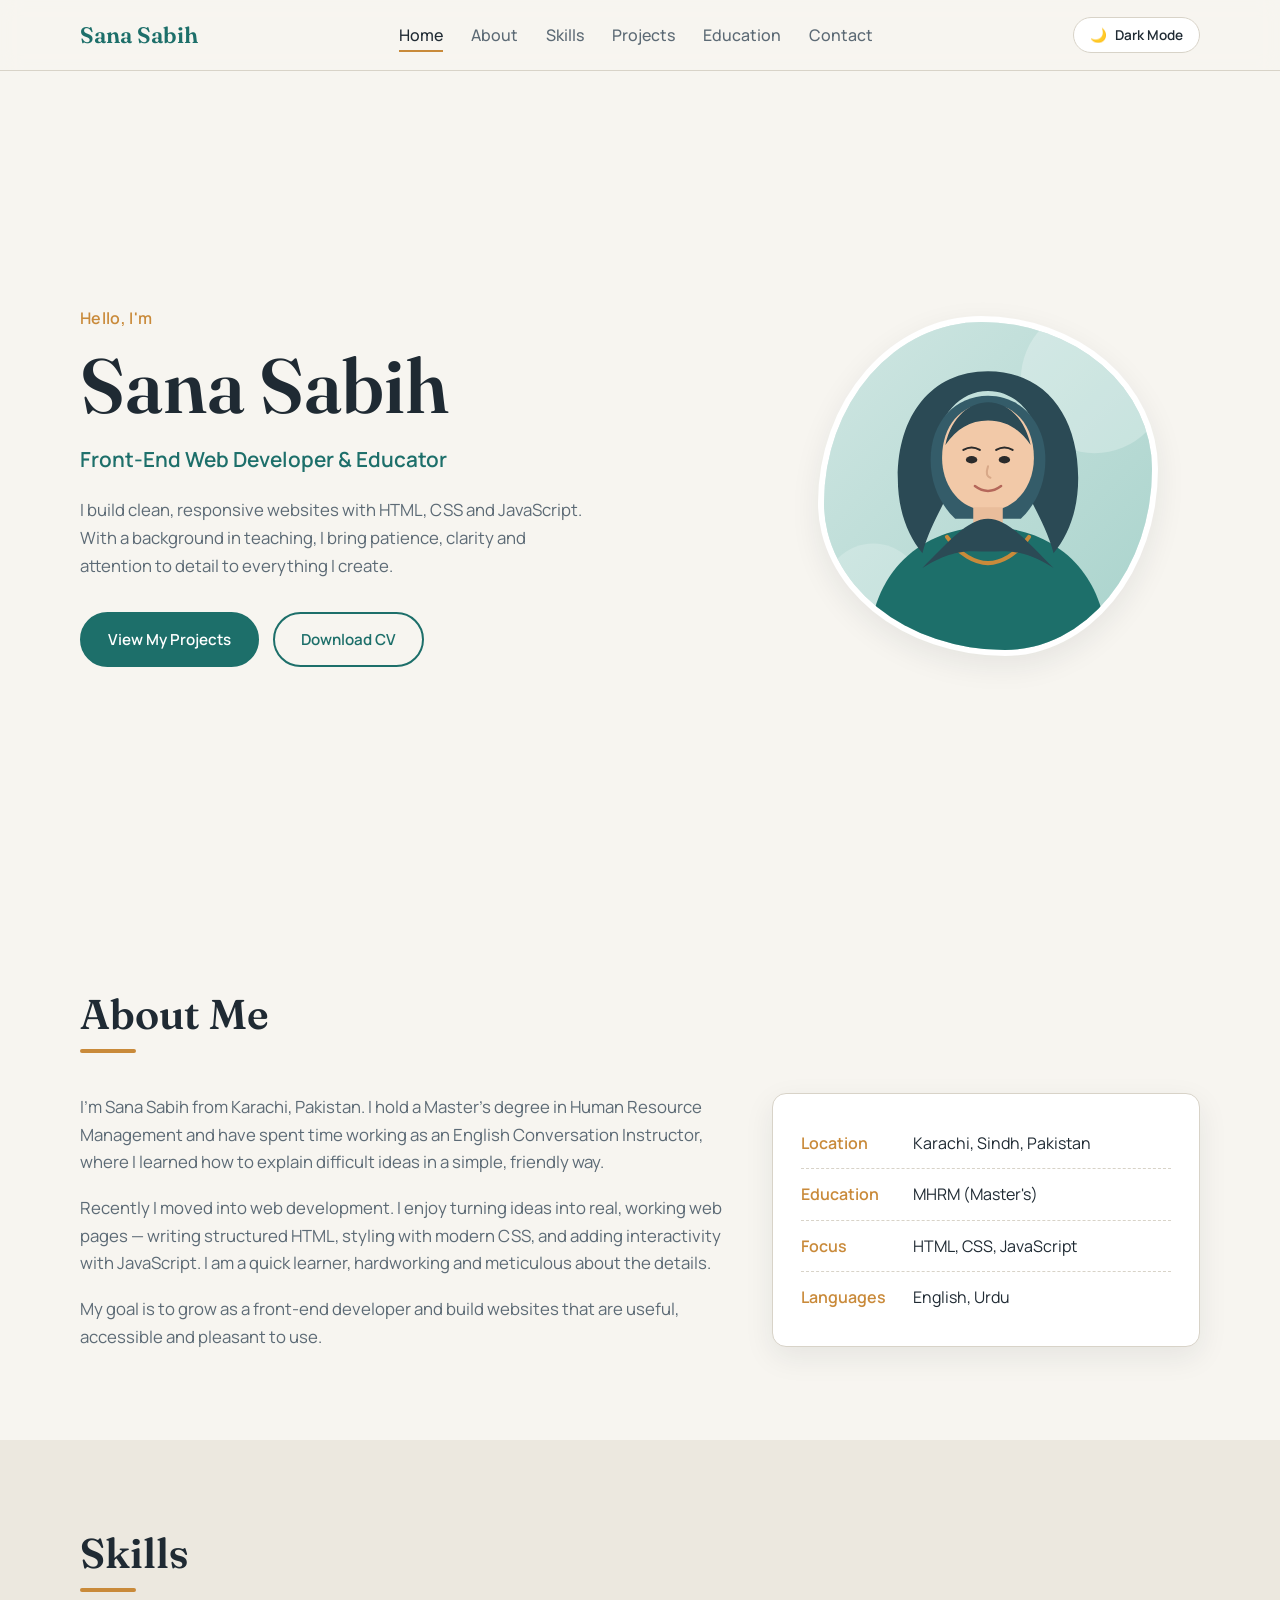
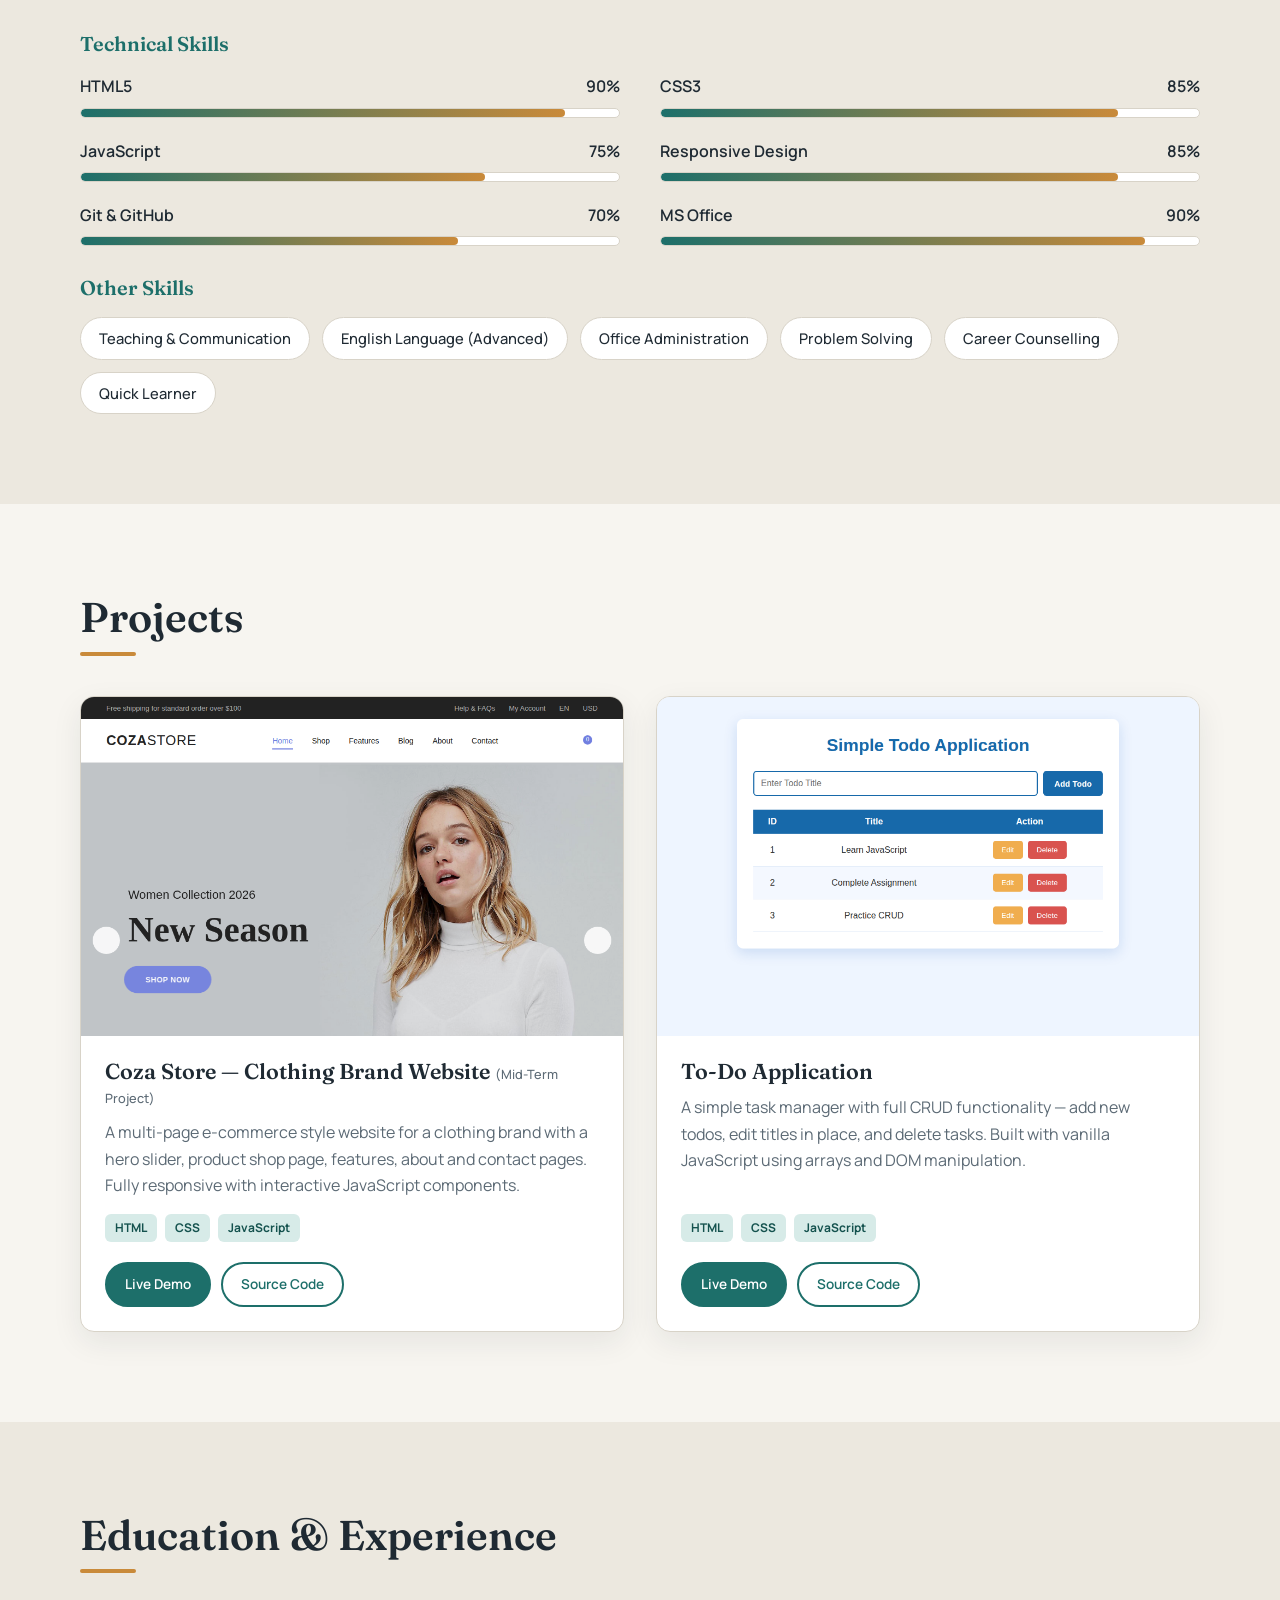
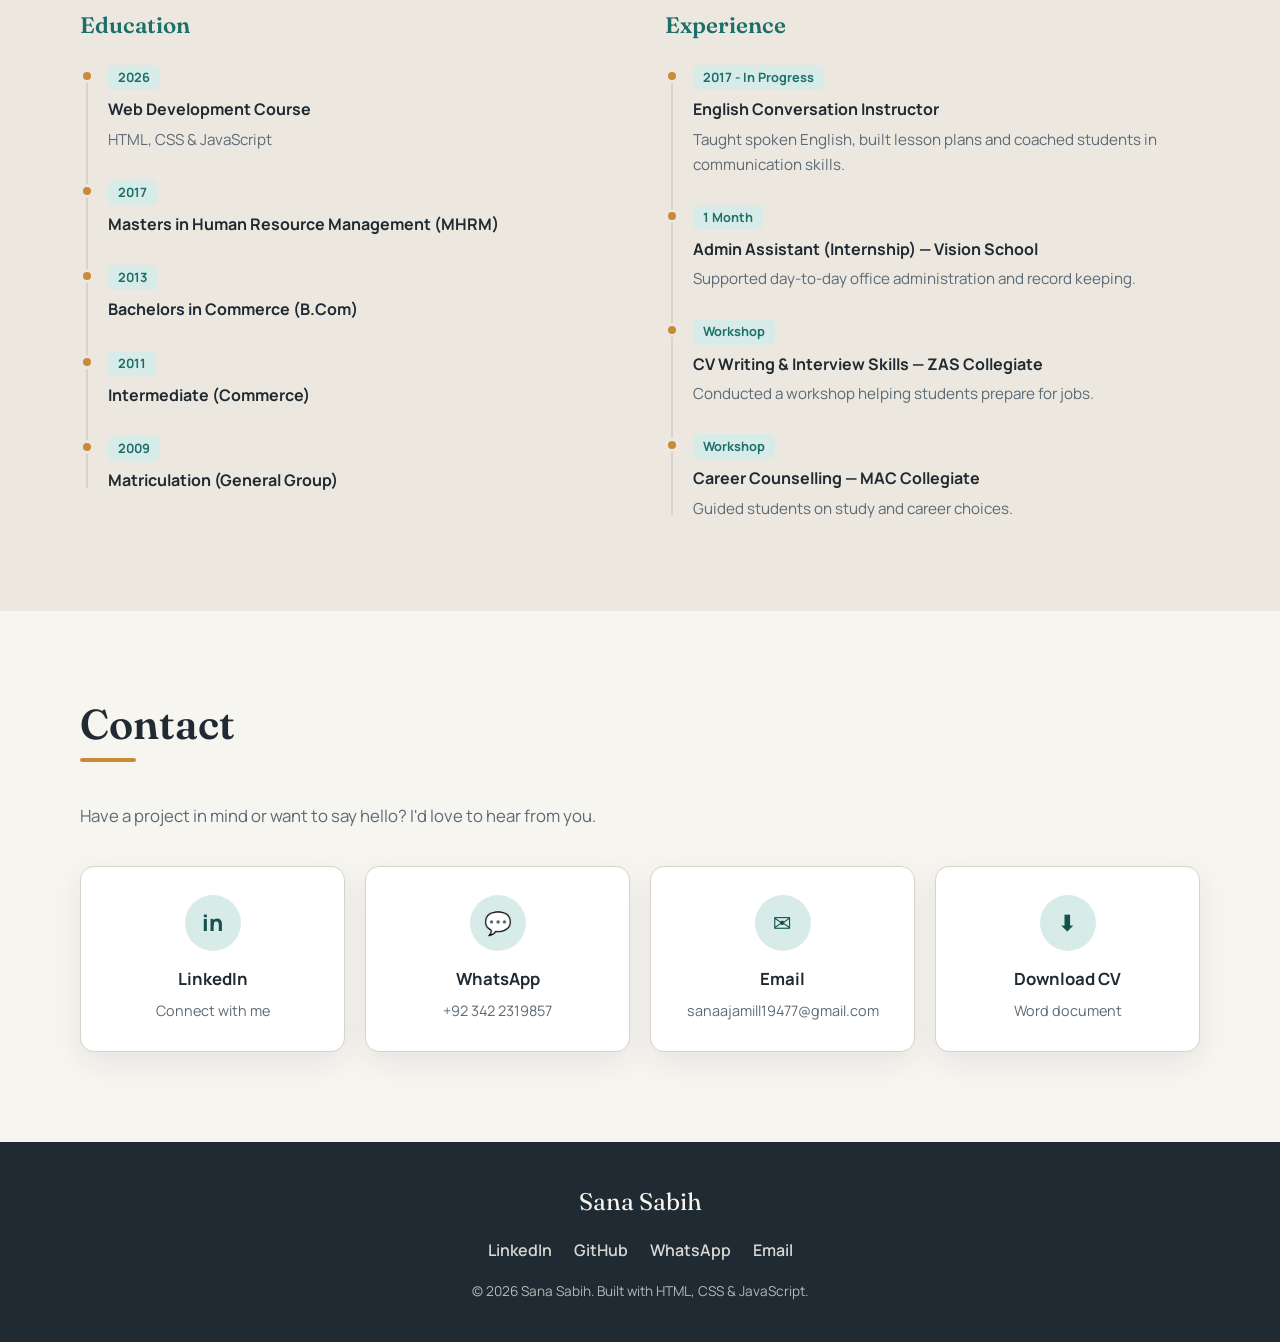
<file: index.html>
<!DOCTYPE html>
<html lang="en">
<head>
  <meta charset="UTF-8">
  <meta name="viewport" content="width=device-width, initial-scale=1.0">
  <title>Sana Sabih — Portfolio</title>
  <meta name="description" content="Personal portfolio of Sana Sabih — educator turned front-end web developer. HTML, CSS and JavaScript projects.">
  <link rel="preconnect" href="https://fonts.googleapis.com">
  <link href="https://fonts.googleapis.com/css2?family=Fraunces:opsz,wght@9..144,500;9..144,600&family=Manrope:wght@400;500;600;700&display=swap" rel="stylesheet">
  <link rel="stylesheet" href="style.css">
</head>
<body>

  <!-- ===================== HEADER / NAVBAR ===================== -->
  <header class="site-header">
    <nav class="nav container">
      <a href="#home" class="brand">Sana Sabih</a>

      <ul class="nav-links" id="navLinks">
        <li><a href="#home">Home</a></li>
        <li><a href="#about">About</a></li>
        <li><a href="#skills">Skills</a></li>
        <li><a href="#projects">Projects</a></li>
        <li><a href="#education">Education</a></li>
        <li><a href="#contact">Contact</a></li>
      </ul>

      <div class="nav-actions">
        <button class="theme-toggle" id="themeToggle" aria-label="Toggle dark or light mode">
          <span class="theme-icon" aria-hidden="true">🌙</span>
          <span class="theme-label">Dark Mode</span>
        </button>
        <button class="menu-btn" id="menuBtn" aria-label="Open menu" aria-expanded="false">
          <span></span><span></span><span></span>
        </button>
      </div>
    </nav>
  </header>

  <main>

    <!-- ===================== HOME ===================== -->
    <section id="home" class="hero">
      <div class="container hero-grid">
        <div class="hero-text">
          <p class="hero-greeting">Hello, I'm</p>
          <h1 class="hero-name">Sana Sabih</h1>
          <p class="hero-role">Front-End Web Developer &amp; Educator</p>
          <p class="hero-intro">
            I build clean, responsive websites with HTML, CSS and JavaScript.
            With a background in teaching, I bring patience, clarity and
            attention to detail to everything I create.
          </p>
          <div class="hero-buttons">
            <a href="#projects" class="btn btn-primary">View My Projects</a>
            <a href="cv/Sana_Sabih_CV.docx" download class="btn btn-outline">Download CV</a>
          </div>
        </div>

        <div class="hero-photo">
          <!-- Replace images/profile.jpg with your own photo -->
          <img src="images/profile.svg" alt="Sana Sabih" id="profilePhoto">
        </div>
      </div>
    </section>

    <!-- ===================== ABOUT ===================== -->
    <section id="about" class="section">
      <div class="container">
        <h2 class="section-title">About Me</h2>
        <div class="about-grid">
          <div class="about-text">
            <p>
              I'm Sana Sabih from Karachi, Pakistan. I hold a Master's degree in
              Human Resource Management and have spent time working as an English
              Conversation Instructor, where I learned how to explain difficult
              ideas in a simple, friendly way.
            </p>
            <p>
              Recently I moved into web development. I enjoy turning ideas into
              real, working web pages — writing structured HTML, styling with
              modern CSS, and adding interactivity with JavaScript. I am a quick
              learner, hardworking and meticulous about the details.
            </p>
            <p>
              My goal is to grow as a front-end developer and build websites
              that are useful, accessible and pleasant to use.
            </p>
          </div>
          <ul class="about-facts">
            <li><span>Location</span> Karachi, Sindh, Pakistan</li>
            <li><span>Education</span> MHRM (Master's)</li>
            <li><span>Focus</span> HTML, CSS, JavaScript</li>
            <li><span>Languages</span> English, Urdu</li>
          </ul>
        </div>
      </div>
    </section>

    <!-- ===================== SKILLS ===================== -->
    <section id="skills" class="section section-alt">
      <div class="container">
        <h2 class="section-title">Skills</h2>

        <h3 class="skills-group-title">Technical Skills</h3>
        <div class="skills-grid">
          <div class="skill">
            <div class="skill-head"><span>HTML5</span><span>90%</span></div>
            <div class="bar"><div class="bar-fill" style="--w: 90%"></div></div>
          </div>
          <div class="skill">
            <div class="skill-head"><span>CSS3</span><span>85%</span></div>
            <div class="bar"><div class="bar-fill" style="--w: 85%"></div></div>
          </div>
          <div class="skill">
            <div class="skill-head"><span>JavaScript</span><span>75%</span></div>
            <div class="bar"><div class="bar-fill" style="--w: 75%"></div></div>
          </div>
          <div class="skill">
            <div class="skill-head"><span>Responsive Design</span><span>85%</span></div>
            <div class="bar"><div class="bar-fill" style="--w: 85%"></div></div>
          </div>
          <div class="skill">
            <div class="skill-head"><span>Git &amp; GitHub</span><span>70%</span></div>
            <div class="bar"><div class="bar-fill" style="--w: 70%"></div></div>
          </div>
          <div class="skill">
            <div class="skill-head"><span>MS Office</span><span>90%</span></div>
            <div class="bar"><div class="bar-fill" style="--w: 90%"></div></div>
          </div>
        </div>

        <h3 class="skills-group-title">Other Skills</h3>
        <ul class="tags">
          <li>Teaching &amp; Communication</li>
          <li>English Language (Advanced)</li>
          <li>Office Administration</li>
          <li>Problem Solving</li>
          <li>Career Counselling</li>
          <li>Quick Learner</li>
        </ul>
      </div>
    </section>

    <!-- ===================== PROJECTS ===================== -->
    <section id="projects" class="section">
      <div class="container">
        <h2 class="section-title">Projects</h2>
        <div class="projects-grid">

          <!-- Mid-Term Exam Project -->
          <article class="project-card">
            <div class="project-img">
              <img src="images/midterm.png" alt="Coza Store clothing brand website screenshot">
            </div>
            <div class="project-body">
              <h3>Coza Store — Clothing Brand Website <small>(Mid-Term Project)</small></h3>
              <p>
                A multi-page e-commerce style website for a clothing brand with
                a hero slider, product shop page, features, about and contact
                pages. Fully responsive with interactive JavaScript components.
              </p>
              <ul class="project-tech">
                <li>HTML</li><li>CSS</li><li>JavaScript</li>
              </ul>
              <div class="project-links">
                <a href="projects/clothing-brand/index.html" class="btn btn-primary btn-sm" target="_blank" rel="noopener">Live Demo</a>
                <a href="#" class="btn btn-outline btn-sm" target="_blank" rel="noopener">Source Code</a>
              </div>
            </div>
          </article>

          <!-- To-Do Application -->
          <article class="project-card">
            <div class="project-img">
              <img src="images/todo-app.png" alt="To-Do Application screenshot">
            </div>
            <div class="project-body">
              <h3>To-Do Application</h3>
              <p>
                A simple task manager with full CRUD functionality — add new
                todos, edit titles in place, and delete tasks. Built with
                vanilla JavaScript using arrays and DOM manipulation.
              </p>
              <ul class="project-tech">
                <li>HTML</li><li>CSS</li><li>JavaScript</li>
              </ul>
              <div class="project-links">
                <a href="projects/todo-app/index.html" class="btn btn-primary btn-sm" target="_blank" rel="noopener">Live Demo</a>
                <a href="#" class="btn btn-outline btn-sm" target="_blank" rel="noopener">Source Code</a>
              </div>
            </div>
          </article>

        </div>
      </div>
    </section>

    <!-- ===================== EDUCATION / EXPERIENCE ===================== -->
    <section id="education" class="section section-alt">
      <div class="container">
        <h2 class="section-title">Education &amp; Experience</h2>

        <div class="timeline-grid">
          <div>
            <h3 class="timeline-heading">Education</h3>
            <ol class="timeline">
              <li>
                <time>2026</time>
                <strong>Web Development Course</strong>
                <span>HTML, CSS &amp; JavaScript</span>
              </li>
              <li>
                <time>2017</time>
                <strong>Masters in Human Resource Management (MHRM)</strong>
              </li>
              <li>
                <time>2013</time>
                <strong>Bachelors in Commerce (B.Com)</strong>
              </li>
              <li>
                <time>2011</time>
                <strong>Intermediate (Commerce)</strong>
              </li>
              <li>
                <time>2009</time>
                <strong>Matriculation (General Group)</strong>
              </li>
            </ol>
          </div>

          <div>
            <h3 class="timeline-heading">Experience</h3>
            <ol class="timeline">
              <li>
                <time>2017 - In Progress</time>
                <strong>English Conversation Instructor</strong>
                <span>Taught spoken English, built lesson plans and coached students in communication skills.</span>
              </li>
              <li>
                <time>1 Month</time>
                <strong>Admin Assistant (Internship) — Vision School</strong>
                <span>Supported day-to-day office administration and record keeping.</span>
              </li>
              <li>
                <time>Workshop</time>
                <strong>CV Writing &amp; Interview Skills — ZAS Collegiate</strong>
                <span>Conducted a workshop helping students prepare for jobs.</span>
              </li>
              <li>
                <time>Workshop</time>
                <strong>Career Counselling — MAC Collegiate</strong>
                <span>Guided students on study and career choices.</span>
              </li>
            </ol>
          </div>
        </div>
      </div>
    </section>

    <!-- ===================== CONTACT ===================== -->
    <section id="contact" class="section">
      <div class="container">
        <h2 class="section-title">Contact</h2>
        <p class="contact-intro">
          Have a project in mind or want to say hello? I'd love to hear from you.
        </p>

        <div class="contact-grid">
          <!-- Put your LinkedIn profile URL here -->
          <a class="contact-card" href="https://www.linkedin.com/in/sana-jamil" target="_blank" rel="noopener">
            <span class="contact-icon">in</span>
            <strong>LinkedIn</strong>
            <span>Connect with me</span>
          </a>

          <a class="contact-card" href="https://wa.me/923422319857" target="_blank" rel="noopener">
            <span class="contact-icon">💬</span>
            <strong>WhatsApp</strong>
            <span>+92 342 2319857</span>
          </a>

          <!-- Put your email address here -->
          <a class="contact-card" href="mailto:sanaajamill19477@gmail.com">
            <span class="contact-icon">✉</span>
            <strong>Email</strong>
            <span>sanaajamill19477@gmail.com</span>
          </a>

          <a class="contact-card" href="cv/Sana_Sabih_CV.docx" download>
            <span class="contact-icon">⬇</span>
            <strong>Download CV</strong>
            <span>Word document</span>
          </a>
        </div>
      </div>
    </section>

  </main>

  <!-- ===================== FOOTER ===================== -->
  <footer class="site-footer">
    <div class="container footer-grid">
      <p class="footer-name">Sana Sabih</p>
      <ul class="social-links">
        <li><a href="https://www.linkedin.com/in/sana-jamil" target="_blank" rel="noopener">LinkedIn</a></li>
        <li><a href="https://github.com/" target="_blank" rel="noopener">GitHub</a></li>
        <li><a href="https://wa.me/923422319857" target="_blank" rel="noopener">WhatsApp</a></li>
        <li><a href="mailto:sanaajamill19477@gmail.com">Email</a></li>
      </ul>
      <p class="footer-copy">&copy; <span id="year"></span> Sana Sabih. Built with HTML, CSS &amp; JavaScript.</p>
    </div>
  </footer>

  <a href="#home" class="back-to-top" id="backToTop" aria-label="Back to top">↑</a>

  <script src="script.js"></script>
</body>
</html>
</file>
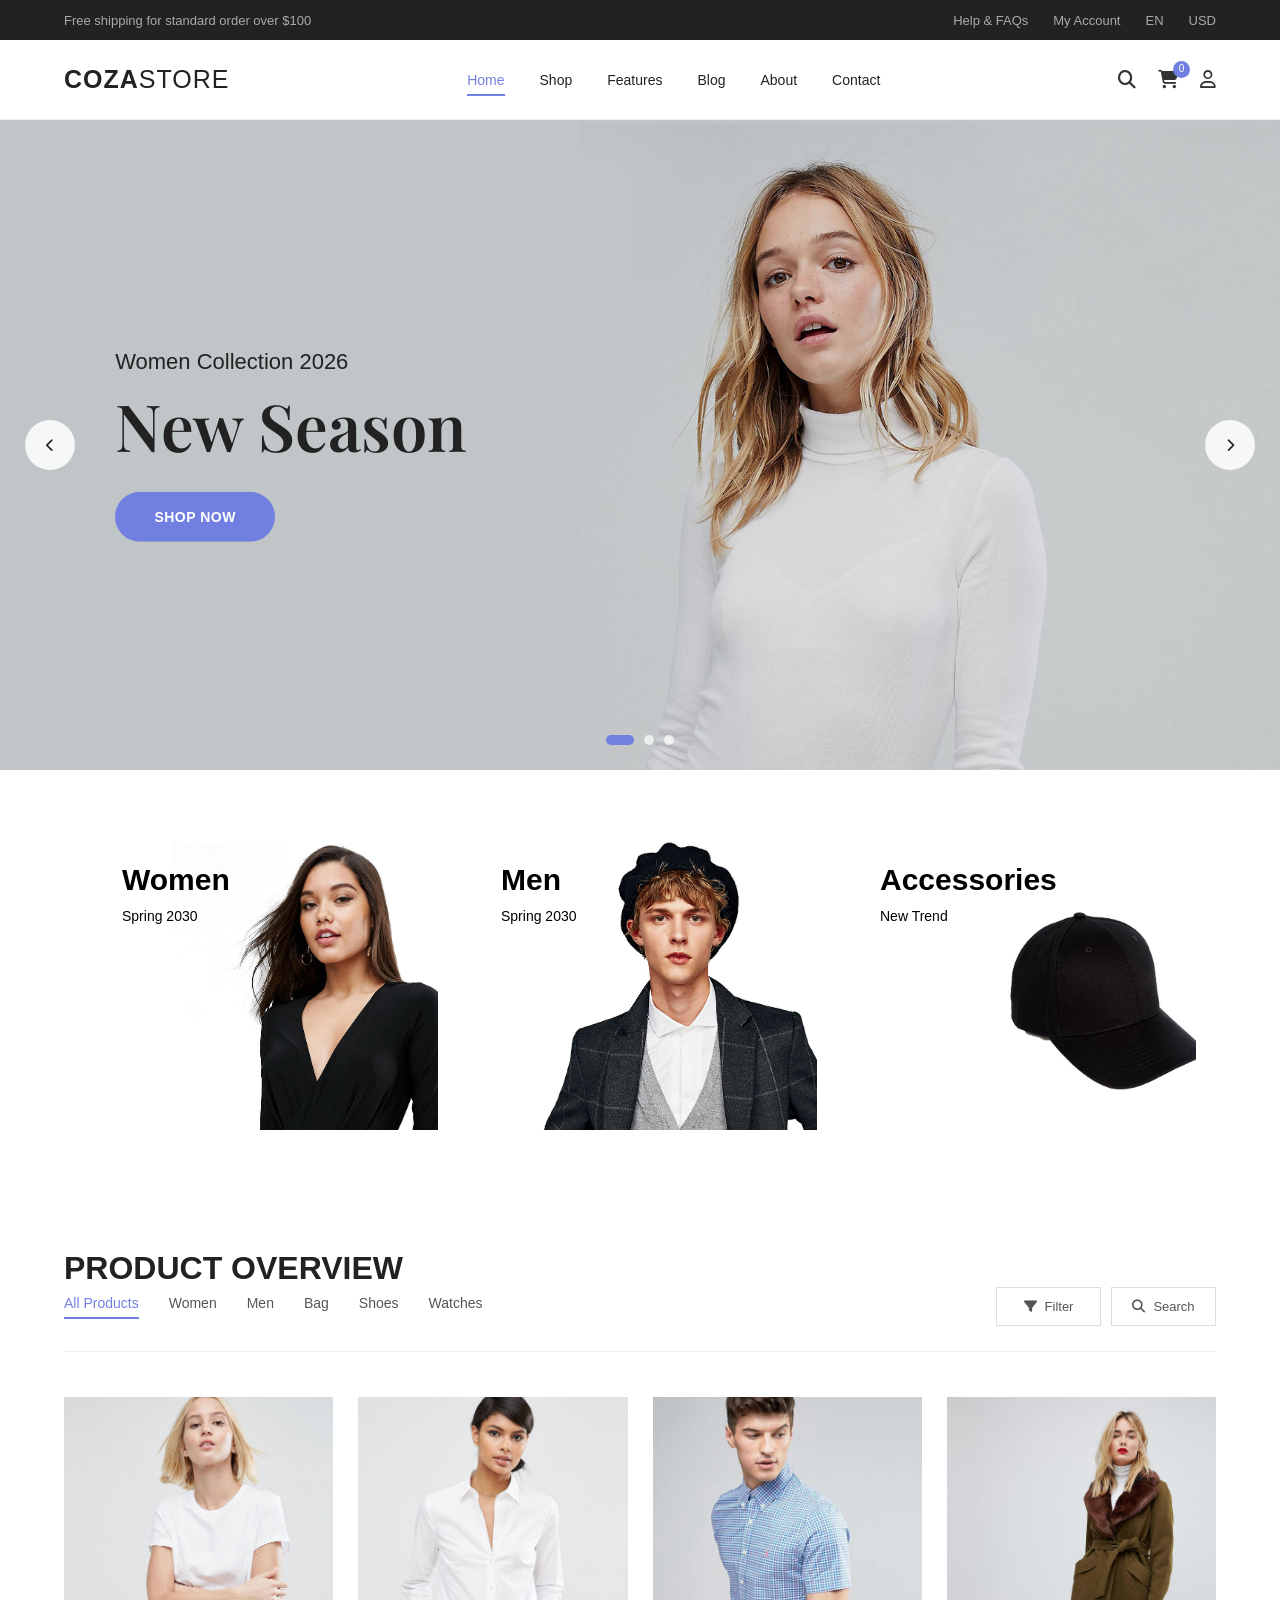
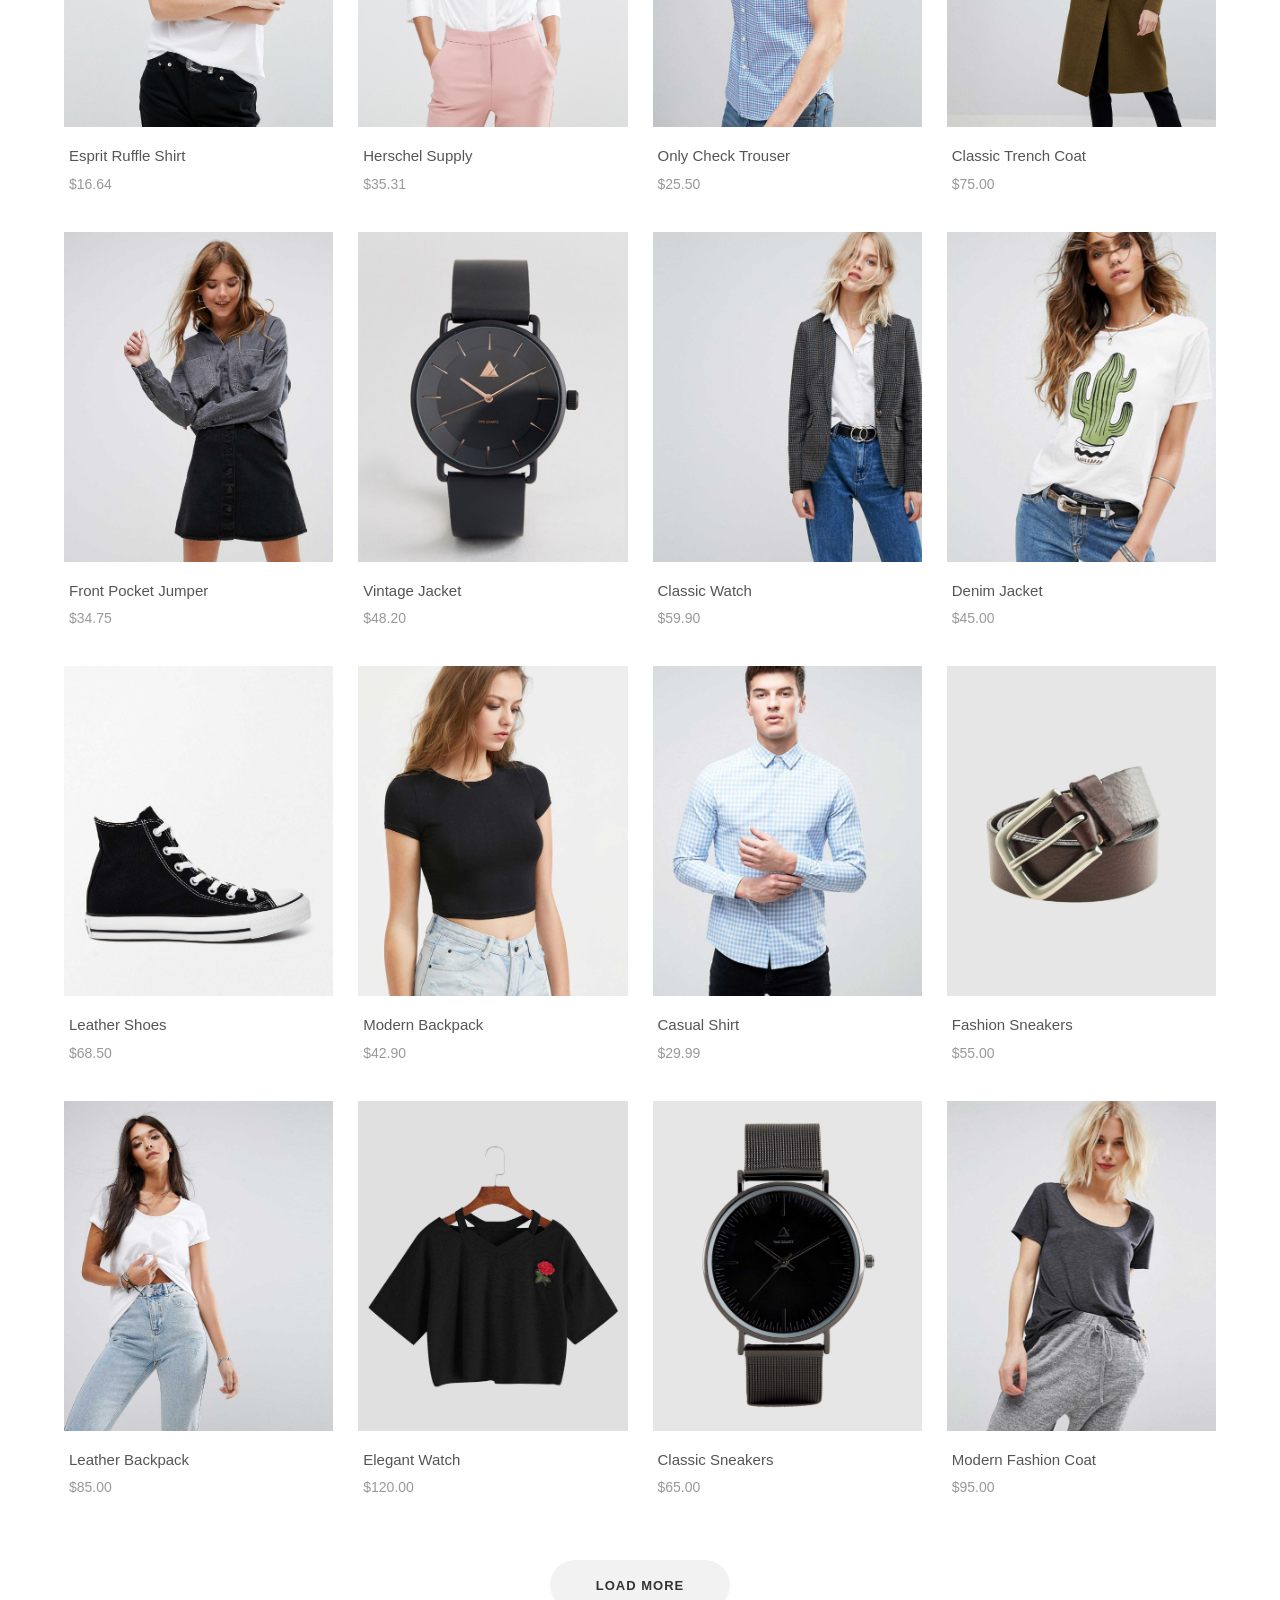
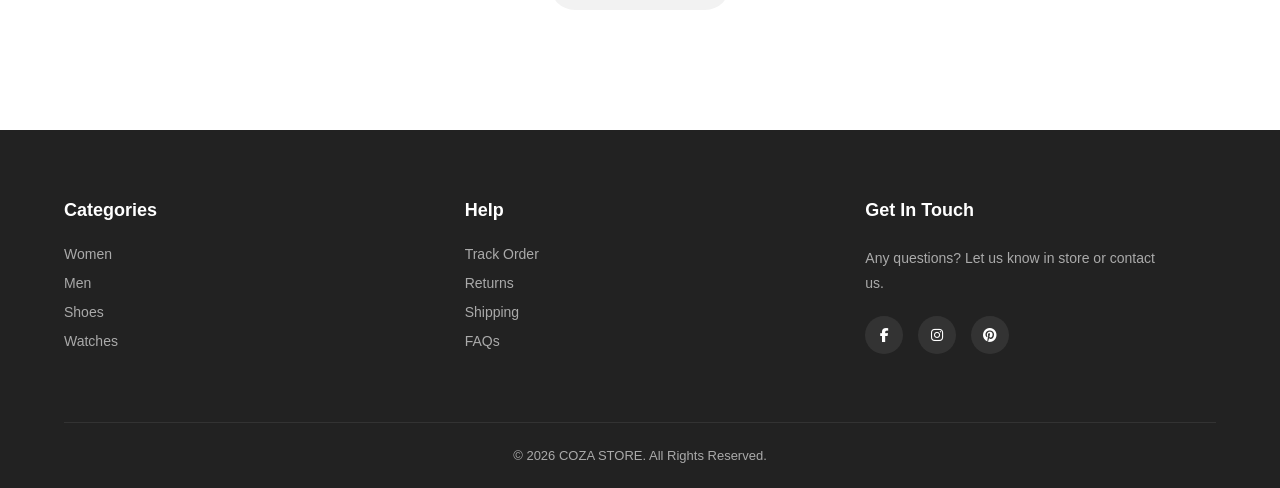
<file: projects/clothing-brand/index.html>
<!DOCTYPE html>
<html lang="en">

<head>
    <meta charset="UTF-8">
    <meta name="viewport" content="width=device-width, initial-scale=1.0">

    <title>COZA STORE - Home</title>

    <!-- CSS File -->
  
<link rel="stylesheet" href="style.css">
    <!-- Font Awesome Icons -->
    <link rel="stylesheet" href="https://cdnjs.cloudflare.com/ajax/libs/font-awesome/6.5.2/css/all.min.css">
<link rel="preconnect" href="https://fonts.googleapis.com">
<link rel="preconnect" href="https://fonts.gstatic.com" crossorigin>

<link href="https://fonts.googleapis.com/css2?family=Playfair+Display:wght@400;500;600;700&display=swap" rel="stylesheet">

</head>

<body>

   
    <!-- ==================================================
         TOP BAR
    ================================================== -->

    <div class="top-bar">

        <p>
            Free shipping for standard order over $100
        </p>

        <div class="top-links">

            <a href="#">Help & FAQs</a>
            <a href="#">My Account</a>
            <a href="#">EN</a>
            <a href="#">USD</a>

        </div>

    </div>


    <!-- =========================
         HEADER / NAVBAR
    ========================== -->
    <header class="header">

        <div class="container">

            <!-- Logo -->
            <div class="logo">
                <a href="index.html">COZA<span>STORE</span></a>
            </div>


            <!-- Navigation -->
            <nav class="navbar">
                <ul>
                    <li>
                        <a href="index.html" class="active">Home</a>
                    </li>

                    <li>
                        <a href="shop.html">Shop</a>
                    </li>

                    <li>
                        <a href="features.html">Features</a>
                    </li>

                    <li>
                        <a href="#">Blog</a>
                    </li>

                    <li>
                        <a href="about.html">About</a>
                    </li>

                    <li>
                        <a href="contact.html">Contact</a>
                    </li>

                </ul>
            </nav>


            <!-- Header Icons -->
            <div class="header-icons">

                <!-- Search -->
                <a href="#" aria-label="Search">
                    <i class="fa-solid fa-magnifying-glass"></i>
                </a>

                <!-- Shopping Cart -->
                <a href="#" aria-label="Shopping Cart">
                    <i class="fa-solid fa-cart-shopping"></i>
                    <span class="cart-number">0</span>
                </a>

                <!-- User -->
                <a href="#" aria-label="Account">
                    <i class="fa-regular fa-user"></i>
                </a>

            </div>


            <!-- Mobile Menu Button -->
            <div class="menu-button">
                <i class="fa-solid fa-bars"></i>
            </div>

        </div>

    </header>


    <!-- ========================= HOME / HERO SECTION ========================== -->
    <main>

        <section class="hero">

            <!-- Slide 1 -->
            <div class="hero-slide">

                <div class="hero-image">
                    <img src="./images/slide-01.jpg" alt="Women's Collection">
                </div>

                <div class="hero-content">

                    <p class="hero-small-text">
                        Women Collection 2026
                    </p>

                    <h1>
                        New Season
                    </h1>

                    <p class="hero-description">
                        
                    </p>

                    <a href="#" class="shop-button">
                        SHOP NOW
                    </a>

                </div>

            </div>


            <!-- Slide 2 -->
            <div class="hero-slide">

                <div class="hero-image">
                    <img src="images/slide-02.jpg" alt="Men's Collection">
                </div>

                <div class="hero-content">

                    <p class="hero-small-text">
                        Men New-Season
                    </p>

                    <h1>
                        Jacket & COATS
                    </h1>

                    <p class="hero-description">
                      
                    </p>

                    <a href="#" class="shop-button">
                        SHOP NOW
                    </a>

                </div>

            </div>


            <!-- Slide 3 -->
            <div class="hero-slide">

                <div class="hero-image">
                    <img src="./images/slide-03.jpg" alt="Accessories Collection">
                </div>

                <div class="hero-content">

                    <p class="hero-small-text">
                       Men Collection 2030
                    </p>

                    <h1>
                        NEW ARRIVALS
                    </h1>

                    <p class="hero-description">
                       
                    </p>

                    <a href="#" class="shop-button">
                        SHOP NOW
                    </a>

                </div>

            </div>


            <!-- Slider Arrows -->
            <button class="slider-prev" aria-label="Previous Slide">
                <i class="fa-solid fa-chevron-left"></i>
            </button>

            <button class="slider-next" aria-label="Next Slide">
                <i class="fa-solid fa-chevron-right"></i>
            </button>


            <!-- Slider Dots -->
            <div class="slider-dots">

                <button class="dot active" aria-label="Slide 1"></button>

                <button class="dot" aria-label="Slide 2"></button>

                <button class="dot" aria-label="Slide 3"></button>

            </div>

        </section>


        <section class="category-section">

            <!-- WOMEN -->
            <div class="category-card">

                <img src="images/banner-01.jpg" alt="Women">

                <div class="category-overlay"></div>

                <!-- Upper Left Text -->
                <div class="category-text">
                    <h2>Women</h2>
                    <p>Spring 2030</p>
                </div>

                <!-- Center Shop Now -->
                <a href="shop.html" class="shop-now">
                    SHOP NOW
                </a>

            </div>


            <!-- MEN -->
            <div class="category-card">

                <img src="images/banner-02.jpg" alt="Men">

                <div class="category-overlay"></div>

                <!-- Upper Left Text -->
                <div class="category-text">
                    <h2>Men</h2>
                    <p>Spring 2030</p>
                </div>

                <!-- Center Shop Now -->
                <a href="shop.html" class="shop-now">
                    SHOP NOW
                </a>

            </div>


            <!-- ACCESSORIES -->
            <div class="category-card">

                <img src="images/banner-03.jpg" alt="Accessories">

                <div class="category-overlay"></div>

                <!-- Upper Left Text -->
                <div class="category-text">
                    <h2>Accessories</h2>
                    <p>New Trend</p>
                </div>

                <!-- Center Shop Now -->
                <a href="shop.html" class="shop-now">
                    SHOP NOW
                </a>

            </div>

        </section>

        <main class="shop-page">

            <div class="container">

                <!-- Product Overview -->
                <h1 class="product-overview-title">PRODUCT OVERVIEW</h1>

                <!-- SHOP TOP -->

                <div class="shop-top">

                    <!-- Categories -->

                    <div class="shop-categories">

                        <a href="#" class="category active">
                            All Products
                        </a>

                        <a href="#" class="category">
                            Women
                        </a>

                        <a href="#" class="category">
                            Men
                        </a>

                        <a href="#" class="category">
                            Bag
                        </a>

                        <a href="#" class="category">
                            Shoes
                        </a>

                        <a href="#" class="category">
                            Watches
                        </a>

                    </div>

                    <!-- Filter / Search -->

                    <div class="shop-actions">

                        <button class="filter-button">
                            <i class="fa-solid fa-filter"></i>
                            Filter
                        </button>

                        <button class="search-button">
                            <i class="fa-solid fa-magnifying-glass"></i>
                            Search
                        </button>

                    </div>

                </div>
                <!-- ==================================PRODUCT card========================================== -->

                <div class="product-grid">


                    <!-- PRODUCT 01 -->

                    <div class="product-card" data-category="Women" data-price="16.64" data-color="white">

                        <div class="product-image">

                            <img src="./images/product-01.jpg" alt="Esprit Ruffle Shirt">

                            <button class="wishlist-button">
                                <i class="fa-regular fa-heart"></i>
                            </button>

                            <button class="quick-view">
                                Quick View
                            </button>

                        </div>

                        <div class="product-info">

                            <h3>
                                Esprit Ruffle Shirt
                            </h3>

                            <p>
                                $16.64
                            </p>

                        </div>

                    </div>



                    <!-- PRODUCT 02 -->

                    <div class="product-card" data-category="Women" data-price="35.31" data-color="white">

                        <div class="product-image">

                            <img src="./images/product-02.jpg" alt="Herschel Supply">

                            <button class="wishlist-button">
                                <i class="fa-regular fa-heart"></i>
                            </button>

                            <button class="quick-view">
                                Quick View
                            </button>

                        </div>

                        <div class="product-info">

                            <h3>
                                Herschel Supply
                            </h3>

                            <p>
                                $35.31
                            </p>

                        </div>

                    </div>



                    <!-- PRODUCT 03 -->

                    <div class="product-card" data-category="Men" data-price="25.50" data-color="blue">

                        <div class="product-image">

                            <img src="images/product-03.jpg" alt="Only Check Trouser">

                            <button class="wishlist-button">
                                <i class="fa-regular fa-heart"></i>
                            </button>

                            <button class="quick-view">
                                Quick View
                            </button>

                        </div>

                        <div class="product-info">

                            <h3>
                                Only Check Trouser
                            </h3>

                            <p>
                                $25.50
                            </p>

                        </div>

                    </div>



                    <!-- PRODUCT 04 -->

                    <div class="product-card" data-category="Women" data-price="75.00" data-color="grey">

                        <div class="product-image">

                            <img src="images/product-04.jpg" alt="Classic Trench Coat">

                            <button class="wishlist-button">
                                <i class="fa-regular fa-heart"></i>
                            </button>

                            <button class="quick-view">
                                Quick View
                            </button>

                        </div>

                        <div class="product-info">

                            <h3>
                                Classic Trench Coat
                            </h3>

                            <p>
                                $75.00
                            </p>

                        </div>

                    </div>



                    <!-- PRODUCT 05 -->

                    <div class="product-card" data-category="Women" data-price="34.75" data-color="grey">

                        <div class="product-image">

                            <img src="images/product-05.jpg" alt="Front Pocket Jumper">

                            <button class="wishlist-button">
                                <i class="fa-regular fa-heart"></i>
                            </button>

                            <button class="quick-view">
                                Quick View
                            </button>

                        </div>

                        <div class="product-info">

                            <h3>
                                Front Pocket Jumper
                            </h3>

                            <p>
                                $34.75
                            </p>

                        </div>

                    </div>



                    <!-- PRODUCT 06 -->

                    <div class="product-card" data-category="Men" data-price="48.20" data-color="black">

                        <div class="product-image">

                            <img src="images/product-06.jpg" alt="Vintage Jacket">

                            <button class="wishlist-button">
                                <i class="fa-regular fa-heart"></i>
                            </button>

                            <button class="quick-view">
                                Quick View
                            </button>

                        </div>

                        <div class="product-info">

                            <h3>
                                Vintage Jacket
                            </h3>

                            <p>
                                $48.20
                            </p>

                        </div>

                    </div>



                    <!-- PRODUCT 07 -->

                    <div class="product-card" data-category="Watches" data-price="59.90" data-color="black">

                        <div class="product-image">

                            <img src="images/product-07.jpg" alt="Classic Watch">

                            <button class="wishlist-button">
                                <i class="fa-regular fa-heart"></i>
                            </button>

                            <button class="quick-view">
                                Quick View
                            </button>

                        </div>

                        <div class="product-info">

                            <h3>
                                Classic Watch
                            </h3>

                            <p>
                                $59.90
                            </p>

                        </div>

                    </div>



                    <!-- PRODUCT 08 -->

                    <div class="product-card" data-category="Men" data-price="45.00" data-color="blue">

                        <div class="product-image">

                            <img src="images/product-08.jpg" alt="Denim Jacket">

                            <button class="wishlist-button">
                                <i class="fa-regular fa-heart"></i>
                            </button>

                            <button class="quick-view">
                                Quick View
                            </button>

                        </div>

                        <div class="product-info">

                            <h3>
                                Denim Jacket
                            </h3>

                            <p>
                                $45.00
                            </p>

                        </div>

                    </div>



                    <!-- PRODUCT 09 -->

                    <div class="product-card" data-category="Shoes" data-price="68.50" data-color="black">

                        <div class="product-image">

                            <img src="images/product-09.jpg" alt="Leather Shoes">

                            <button class="wishlist-button">
                                <i class="fa-regular fa-heart"></i>
                            </button>

                            <button class="quick-view">
                                Quick View
                            </button>

                        </div>

                        <div class="product-info">

                            <h3>
                                Leather Shoes
                            </h3>

                            <p>
                                $68.50
                            </p>

                        </div>

                    </div>



                    <!-- PRODUCT 10 -->

                    <div class="product-card" data-category="Bag" data-price="42.90" data-color="grey">

                        <div class="product-image">

                            <img src="images/product-10.jpg" alt="Modern Backpack">

                            <button class="wishlist-button">
                                <i class="fa-regular fa-heart"></i>
                            </button>

                            <button class="quick-view">
                                Quick View
                            </button>

                        </div>

                        <div class="product-info">

                            <h3>
                                Modern Backpack
                            </h3>

                            <p>
                                $42.90
                            </p>

                        </div>

                    </div>



                    <!-- PRODUCT 11 -->

                    <div class="product-card" data-category="Men" data-price="29.99" data-color="white">

                        <div class="product-image">

                            <img src="images/product-11.jpg" alt="Casual Shirt">

                            <button class="wishlist-button">
                                <i class="fa-regular fa-heart"></i>
                            </button>

                            <button class="quick-view">
                                Quick View
                            </button>

                        </div>

                        <div class="product-info">

                            <h3>
                                Casual Shirt
                            </h3>

                            <p>
                                $29.99
                            </p>

                        </div>

                    </div>



                    <!-- PRODUCT 12 -->

                    <div class="product-card" data-category="Shoes" data-price="55.00" data-color="white">

                        <div class="product-image">

                            <img src="images/product-12.jpg" alt="Fashion Sneakers">

                            <button class="wishlist-button">
                                <i class="fa-regular fa-heart"></i>
                            </button>

                            <button class="quick-view">
                                Quick View
                            </button>

                        </div>

                        <div class="product-info">

                            <h3>
                                Fashion Sneakers
                            </h3>

                            <p>
                                $55.00
                            </p>

                        </div>

                    </div>



                    <!-- PRODUCT 13 -->

                    <div class="product-card" data-category="Bag" data-price="85.00" data-color="black">

                        <div class="product-image">

                            <img src="images/product-13.jpg" alt="Leather Backpack">

                            <button class="wishlist-button">
                                <i class="fa-regular fa-heart"></i>
                            </button>

                            <button class="quick-view">
                                Quick View
                            </button>

                        </div>

                        <div class="product-info">

                            <h3>
                                Leather Backpack
                            </h3>

                            <p>
                                $85.00
                            </p>

                        </div>

                    </div>



                    <!-- PRODUCT 14 -->

                    <div class="product-card" data-category="Watches" data-price="120.00" data-color="black">

                        <div class="product-image">

                            <img src="images/product-14.jpg" alt="Elegant Watch">

                            <button class="wishlist-button">
                                <i class="fa-regular fa-heart"></i>
                            </button>

                            <button class="quick-view">
                                Quick View
                            </button>

                        </div>

                        <div class="product-info">

                            <h3>
                                Elegant Watch
                            </h3>

                            <p>
                                $120.00
                            </p>

                        </div>

                    </div>



                    <!-- PRODUCT 15 -->

                    <div class="product-card" data-category="Shoes" data-price="65.00" data-color="white">

                        <div class="product-image">

                            <img src="images/product-15.jpg" alt="Classic Sneakers">

                            <button class="wishlist-button">
                                <i class="fa-regular fa-heart"></i>
                            </button>

                            <button class="quick-view">
                                Quick View
                            </button>

                        </div>

                        <div class="product-info">

                            <h3>
                                Classic Sneakers
                            </h3>

                            <p>
                                $65.00
                            </p>

                        </div>

                    </div>



                    <!-- PRODUCT 16 -->

                    <div class="product-card" data-category="Women" data-price="95.00" data-color="blue">

                        <div class="product-image">

                            <img src="images/product-16.jpg" alt="Modern Fashion Coat">

                            <button class="wishlist-button">
                                <i class="fa-regular fa-heart"></i>
                            </button>

                            <button class="quick-view">
                                Quick View
                            </button>

                        </div>

                        <div class="product-info">

                            <h3>
                                Modern Fashion Coat
                            </h3>

                            <p>
                                $95.00
                            </p>

                        </div>

                    </div>


                </div>




                <!-- Load More Button -->

                <div class="load-more-container">
                    <button class="load-more-button">
                        LOAD MORE
                    </button>
                </div>

        </main>


        <!-- =========================
         FOOTER
    ========================== -->
        <footer class="footer">

            <div class="container">

                <div class="footer-content">

                    <div class="footer-column">

                        <h3>
                            Categories
                        </h3>

                        <a href="#">Women</a>
                        <a href="#">Men</a>
                        <a href="#">Shoes</a>
                        <a href="#">Watches</a>

                    </div>


                    <div class="footer-column">

                        <h3>
                            Help
                        </h3>

                        <a href="#">Track Order</a>
                        <a href="#">Returns</a>
                        <a href="#">Shipping</a>
                        <a href="#">FAQs</a>

                    </div>


                    <div class="footer-column">

                        <h3>
                            Get In Touch
                        </h3>

                        <p>
                            Any questions? Let us know in store or contact us.
                        </p>

                        <div class="social-icons">

                            <a href="#">
                                <i class="fa-brands fa-facebook-f"></i>
                            </a>

                            <a href="#">
                                <i class="fa-brands fa-instagram"></i>
                            </a>

                            <a href="#">
                                <i class="fa-brands fa-pinterest"></i>
                            </a>

                        </div>

                    </div>

                </div>


                <!-- Copyright -->
                <div class="copyright">

                    <p>
                        © 2026 COZA STORE. All Rights Reserved.
                    </p>

                </div>

            </div>

        </footer>


        <!-- JavaScript File -->
        <script src="script.js"></script>
        <script src="about.js"></script>
        <script src="contact.js"></script>

</body>

</html>
</file>
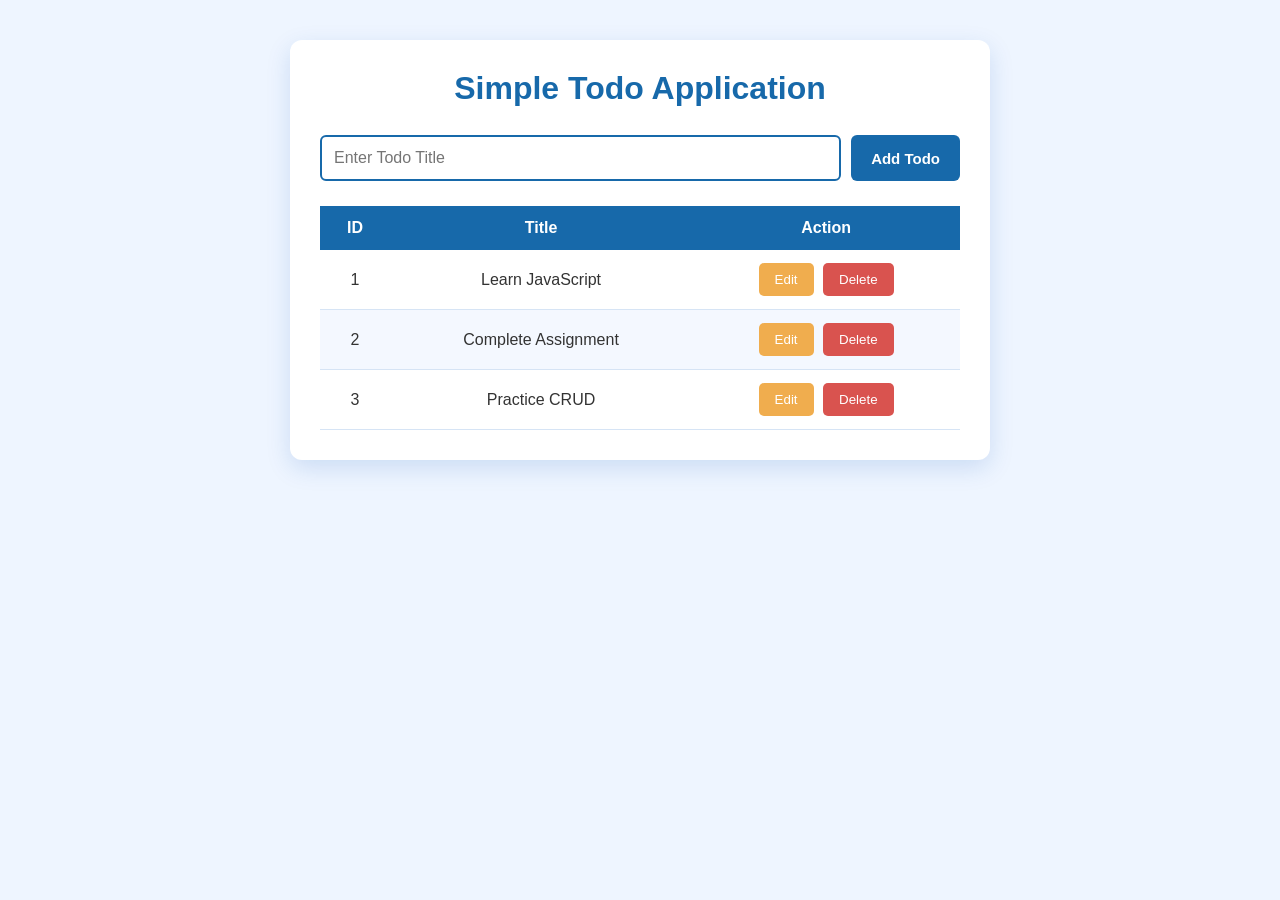
<file: projects/todo-app/index.html>
<!DOCTYPE html>
<html lang="en">

<head>
    <meta charset="UTF-8">
    <meta name="viewport" content="width=device-width, initial-scale=1.0">

    <title>Simple Todo Application</title>

    <!-- CSS File -->
    <link rel="stylesheet" href="style.css">
</head>

<body>

    <div class="container">

        <!-- Heading -->
        <h1>Simple Todo Application</h1>

        <!-- Input Area -->
        <div class="todo-input">

            <input
                type="text"
                id="todoTitle"
                placeholder="Enter Todo Title"
            >

            <button onclick="addTodo()">
                Add Todo
            </button>

        </div>

        <!-- Todo Table -->
        <table>

            <thead>
                <tr>
                    <th>ID</th>
                    <th>Title</th>
                    <th>Action</th>
                </tr>
            </thead>

            <tbody id="todoList">

                <!-- Todos JavaScript se yahan show honge -->

            </tbody>

        </table>

    </div>

    <!-- JavaScript File -->
    <script src="script.js"></script>

</body>

</html>
</file>
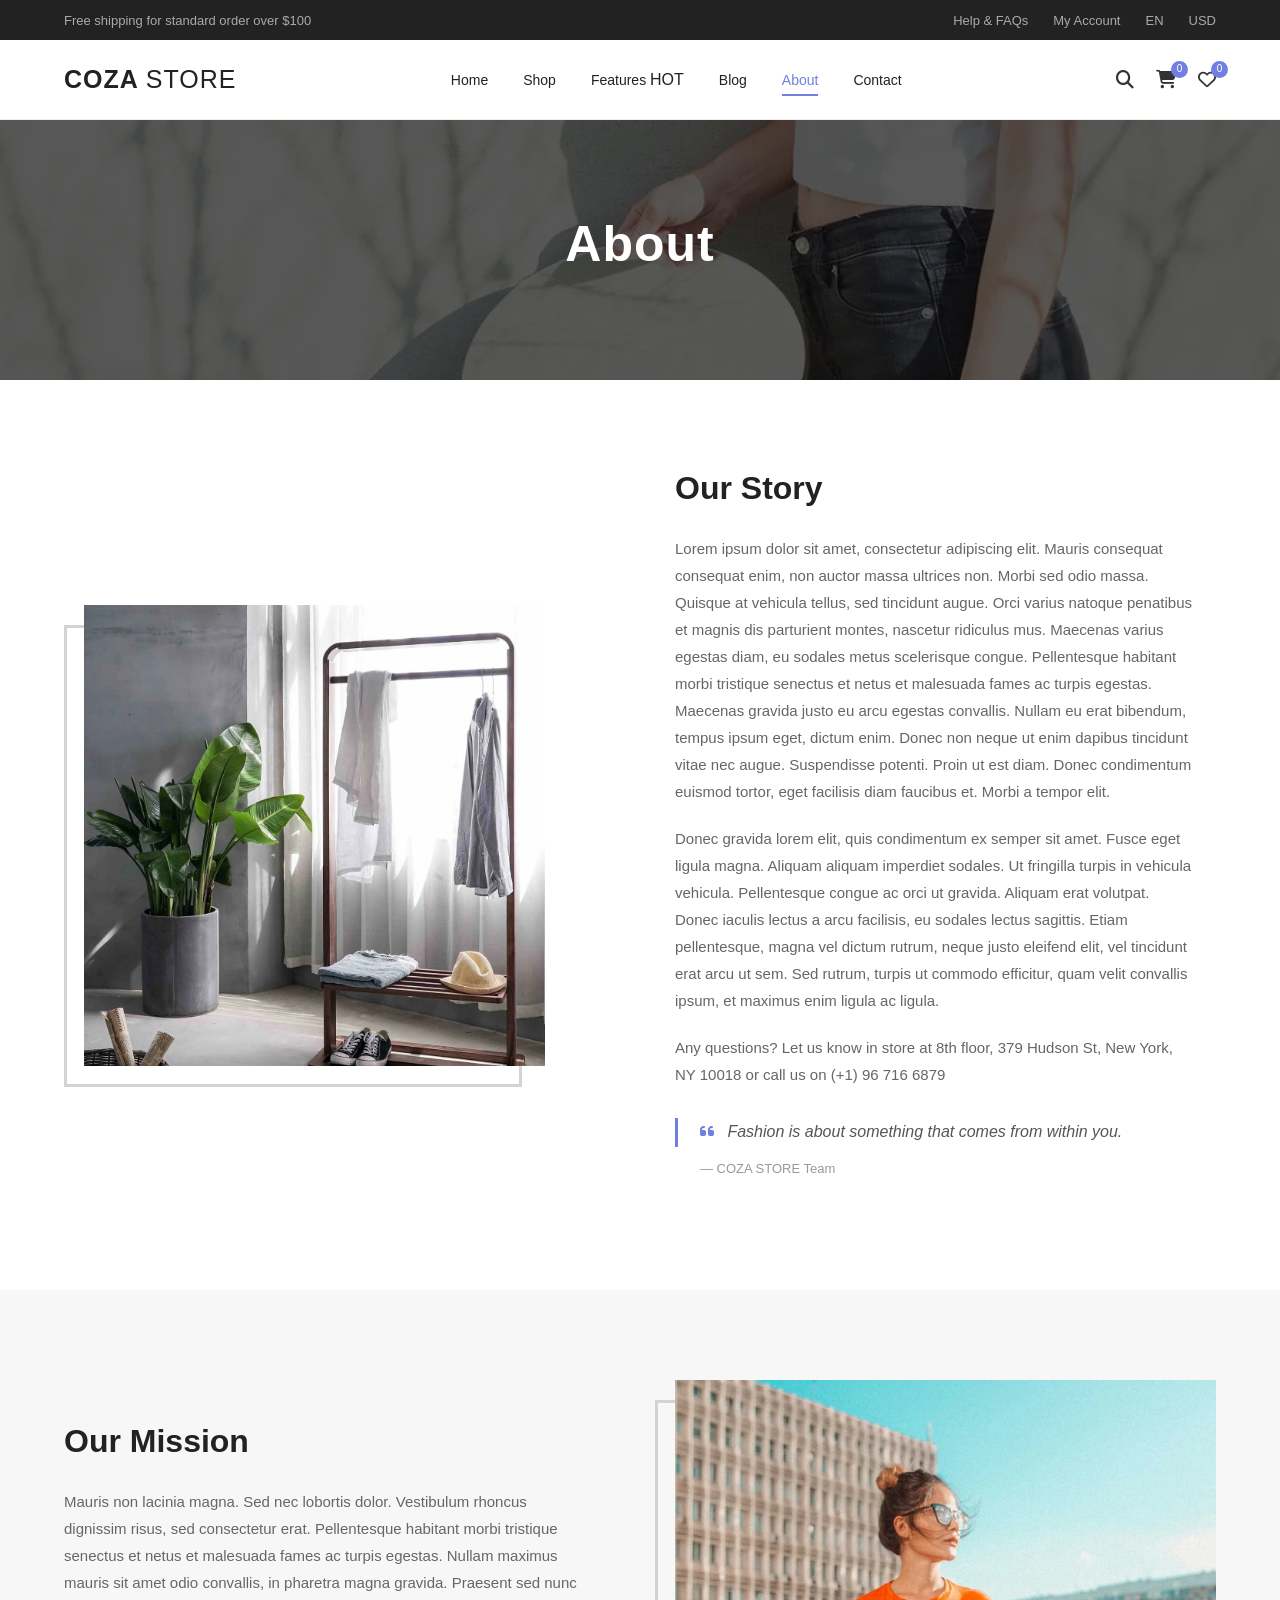
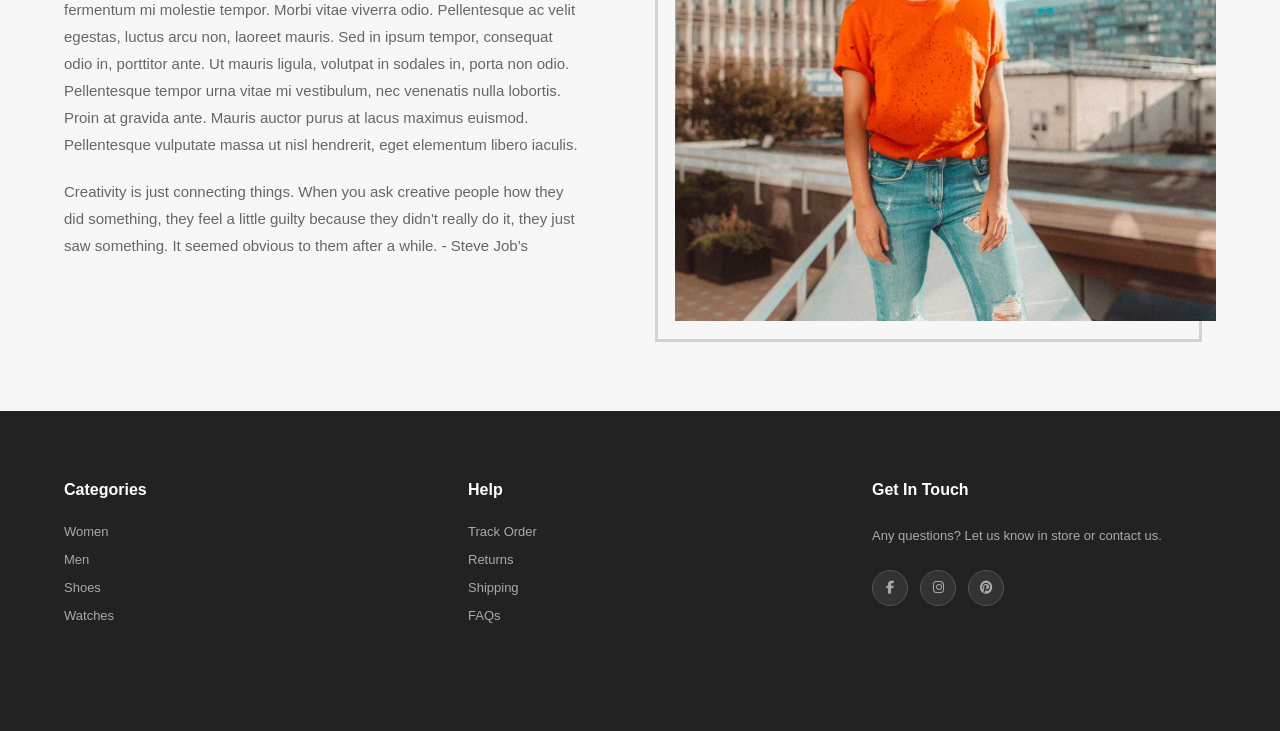
<file: projects/clothing-brand/about.html>
<!DOCTYPE html>
<html lang="en">

<head>

    <meta charset="UTF-8">

    <meta name="viewport" content="width=device-width, initial-scale=1.0">

    <title>About - COZA STORE</title>

    <!-- Main CSS -->
    <link rel="stylesheet" href="style.css">

    <!-- About CSS -->
    <link rel="stylesheet" href="about.css">

    <!-- Font Awesome -->
    <link rel="stylesheet" href="https://cdnjs.cloudflare.com/ajax/libs/font-awesome/6.5.2/css/all.min.css">
   
</head>


<body>


    <!-- ==================================================
         TOP BAR
    ================================================== -->

    <div class="top-bar">

        <p>
            Free shipping for standard order over $100
        </p>

        <div class="top-links">

            <a href="#">Help & FAQs</a>

            <a href="#">My Account</a>

            <a href="#">EN</a>

            <a href="#">USD</a>

        </div>

    </div>



    <!-- ==================================================
         NAVBAR
    ================================================== -->

    <header class="header">

        <div class="container">


            <!-- Logo -->

            <div class="logo">

                <a href="index.html">
                    COZA <span>STORE</span>
                </a>

            </div>



            <!-- Navigation -->

            <nav class="navbar">

                <ul>

                    <li>
                        <a href="index.html">
                            Home
                        </a>
                    </li>

                    <li>
                        <a href="shop.html">
                            Shop
                        </a>
                    </li>

                    <li class="features-link">

                        <a href="#">
                            Features
                        </a>

                        <span class="hot">
                            HOT
                        </span>

                    </li>

                    <li>
                        <a href="#">
                            Blog
                        </a>
                    </li>

                    <li>
                        <a href="about.html" class="active">
                            About
                        </a>
                    </li>

                    <li>
                        <a href="#">
                            Contact
                        </a>
                    </li>

                </ul>

            </nav>



            <!-- Header Icons -->

            <div class="header-icons">

                <a href="#" class="search-icon">

                    <i class="fa-solid fa-magnifying-glass"></i>

                </a>


                <a href="#" class="cart-icon">

                    <i class="fa-solid fa-cart-shopping"></i>

                    <span>
                        0
                    </span>

                </a>


                <a href="#" class="heart-icon">

                    <i class="fa-regular fa-heart"></i>

                    <span>
                        0
                    </span>

                </a>

            </div>



            <!-- Mobile Menu -->

            <button class="menu-button">

                <i class="fa-solid fa-bars"></i>

            </button>

        </div>

    </header>



    <!-- ==================================================
         ABOUT BANNER
    ================================================== -->

    <section class="about-banner">

        <div class="container">

            <div class="about-banner-content">

                <h1>
                    About
                </h1>


            </div>

        </div>

    </section>



    <!-- ==================================================
         OUR STORY
    ================================================== -->

    <section class="about-story">

        <div class="container">

            <div class="about-row">


                <!-- Image -->

               <div class="our-story-image">
    <img src="./images/about-01.webp" alt="Our Story">
</div>


                <!-- Content -->

                <div class="about-content">

                    <h2>
                        Our Story
                    </h2>

                    <p>
                        Lorem ipsum dolor sit amet, consectetur adipiscing elit. Mauris consequat consequat enim, non
                        auctor massa ultrices non. Morbi sed odio massa. Quisque at vehicula tellus, sed tincidunt
                        augue. Orci varius natoque penatibus et magnis dis parturient montes, nascetur ridiculus mus.
                        Maecenas varius egestas diam, eu sodales metus scelerisque congue. Pellentesque habitant morbi
                        tristique senectus et netus et malesuada fames ac turpis egestas. Maecenas gravida justo eu arcu
                        egestas convallis. Nullam eu erat bibendum, tempus ipsum eget, dictum enim. Donec non neque ut
                        enim dapibus tincidunt vitae nec augue. Suspendisse potenti. Proin ut est diam. Donec
                        condimentum euismod tortor, eget facilisis diam faucibus et. Morbi a tempor elit.
                    </p>

                    <p>
                        Donec gravida lorem elit, quis condimentum ex semper sit amet. Fusce eget ligula magna. Aliquam
                        aliquam imperdiet sodales. Ut fringilla turpis in vehicula vehicula. Pellentesque congue ac orci
                        ut gravida. Aliquam erat volutpat. Donec iaculis lectus a arcu facilisis, eu sodales lectus
                        sagittis. Etiam pellentesque, magna vel dictum rutrum, neque justo eleifend elit, vel tincidunt
                        erat arcu ut sem. Sed rutrum, turpis ut commodo efficitur, quam velit convallis ipsum, et
                        maximus enim ligula ac ligula.
                    </p>
                    <p>
                        Any questions? Let us know in store at 8th floor, 379 Hudson St, New York, NY 10018 or call us
                        on (+1) 96 716 6879
                    </p>

                    <blockquote>

                        <i class="fa-solid fa-quote-left"></i>

                        Fashion is about something that comes
                        from within you.

                    </blockquote>

                    <p class="author">
                        — COZA STORE Team
                    </p>

                </div>

            </div>

        </div>

    </section>



    <!-- ==================================================
         OUR MISSION
    ================================================== -->

    <section class="about-mission">

        <div class="container">

            <div class="about-row reverse">


                <!-- Content -->

                <div class="about-content">

                    <h2>
                        Our Mission
                    </h2>

                    <p>
                        Mauris non lacinia magna. Sed nec lobortis dolor. Vestibulum rhoncus dignissim risus, sed
                        consectetur erat. Pellentesque habitant morbi tristique senectus et netus et malesuada fames ac
                        turpis egestas. Nullam maximus mauris sit amet odio convallis, in pharetra magna gravida.
                        Praesent sed nunc fermentum mi molestie tempor. Morbi vitae viverra odio. Pellentesque ac velit
                        egestas, luctus arcu non, laoreet mauris. Sed in ipsum tempor, consequat odio in, porttitor
                        ante. Ut mauris ligula, volutpat in sodales in, porta non odio. Pellentesque tempor urna vitae
                        mi vestibulum, nec venenatis nulla lobortis. Proin at gravida ante. Mauris auctor purus at lacus
                        maximus euismod. Pellentesque vulputate massa ut nisl hendrerit, eget elementum libero iaculis.
                    </p>

                    <p>
                        Creativity is just connecting things. When you ask creative people how they did something, they
                        feel a little guilty because they didn't really do it, they just saw something. It seemed
                        obvious to them after a while.

                        - Steve Job’s
                    </p>

                    

                </div>



                <!-- Image -->

               <div class="our-mission-image">
    <img src="./images/about-02.webp" alt="Our Mission">
</div>

        </div>

    </section>





    <!-- ==================================================
         FOOTER
    ================================================== -->

    <footer class="footer">

        <div class="container">

            <div class="footer-content">


                <!-- Categories -->

                <div class="footer-column">

                    <h3>
                        Categories
                    </h3>

                    <a href="shop.html">
                        Women
                    </a>

                    <a href="shop.html">
                        Men
                    </a>

                    <a href="shop.html">
                        Shoes
                    </a>

                    <a href="shop.html">
                        Watches
                    </a>

                </div>



                <!-- Help -->

                <div class="footer-column">

                    <h3>
                        Help
                    </h3>

                    <a href="#">
                        Track Order
                    </a>

                    <a href="#">
                        Returns
                    </a>

                    <a href="#">
                        Shipping
                    </a>

                    <a href="#">
                        FAQs
                    </a>

                </div>



                <!-- Contact -->

                <div class="footer-column">

                    <h3>
                        Get In Touch
                    </h3>

                    <p>
                        Any questions? Let us know in store
                        or contact us.
                    </p>


                    <div class="social-icons">

                        <a href="#">

                            <i class="fa-brands fa-facebook-f"></i>

                        </a>

                        <a href="#">

                            <i class="fa-brands fa-instagram"></i>

                        </a>

                        <a href="#">

                            <i class="fa-brands fa-pinterest"></i>

                        </a>

                    </div>

                </div>


            </div>

        </div>

    </footer>



    <!-- ==================================================
         JAVASCRIPT
    ================================================== -->

    <script src="about.js"></script>

</body>

</html>
</file>
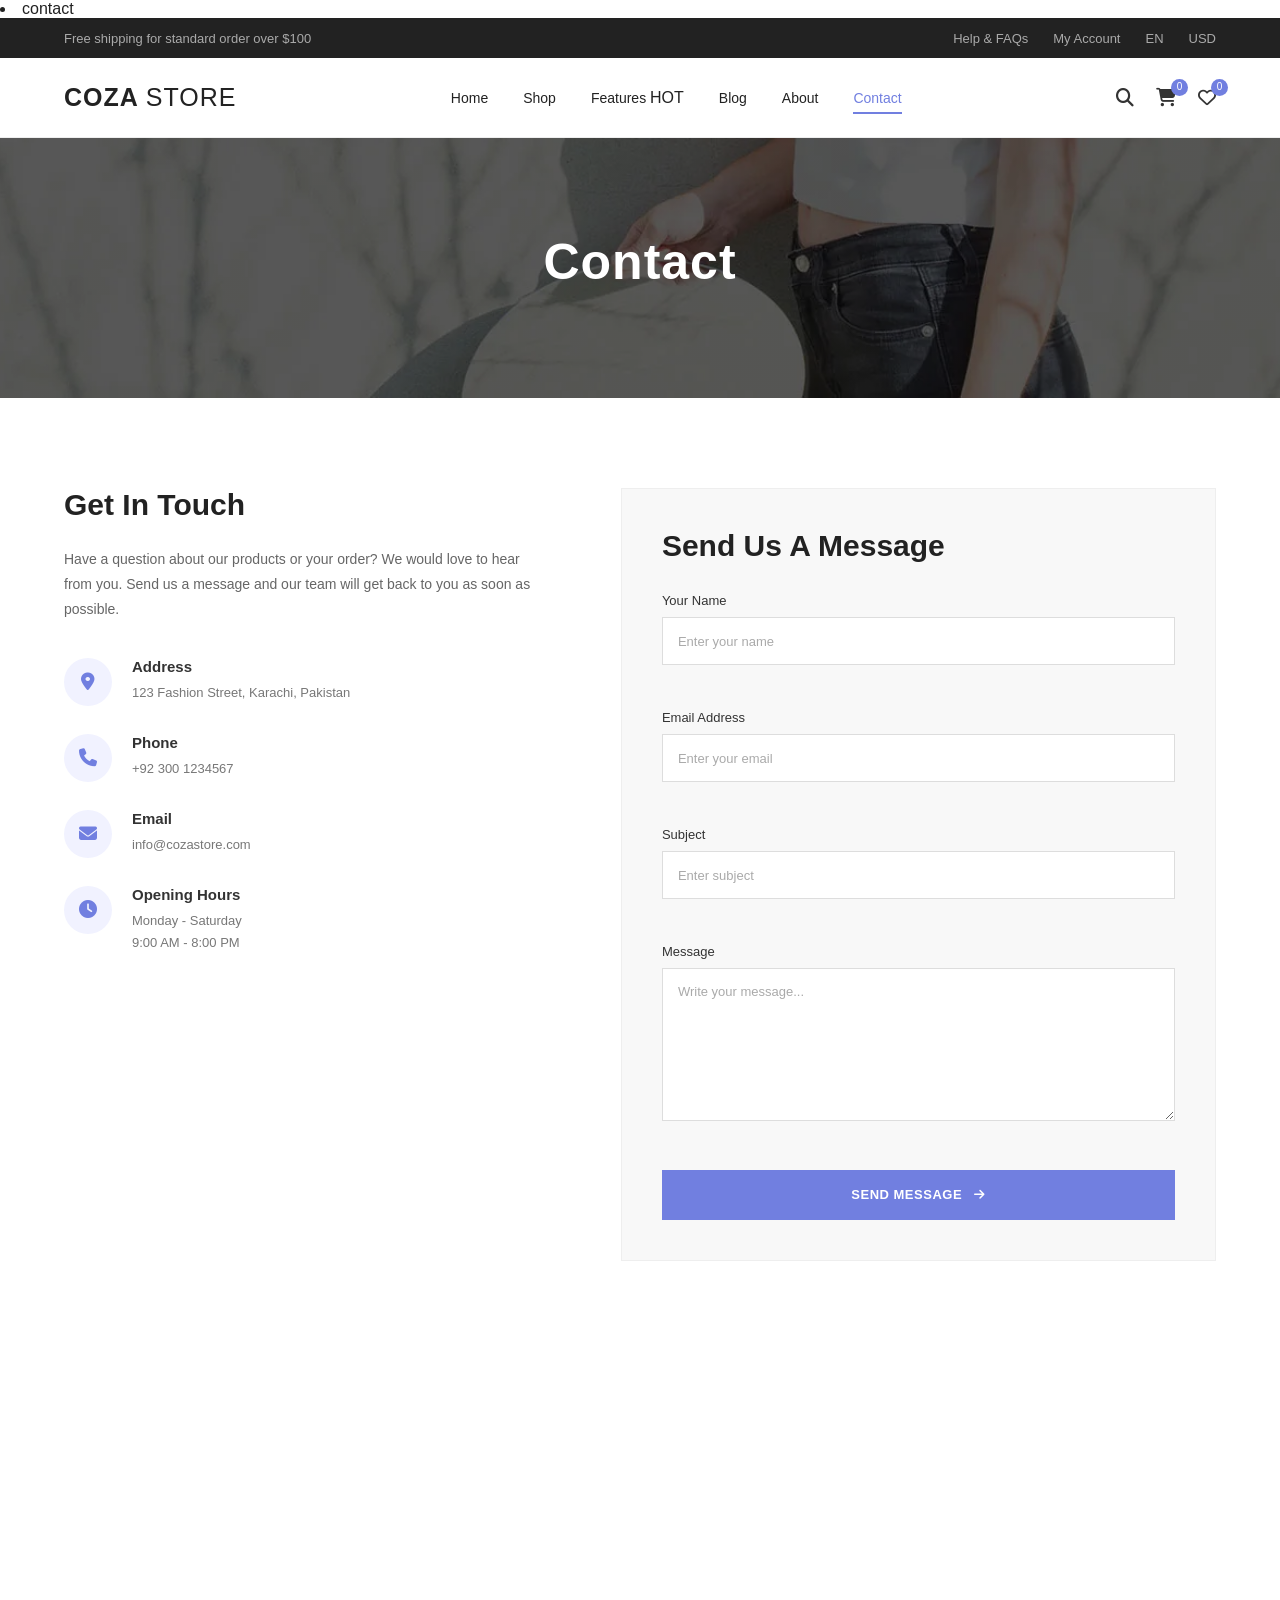
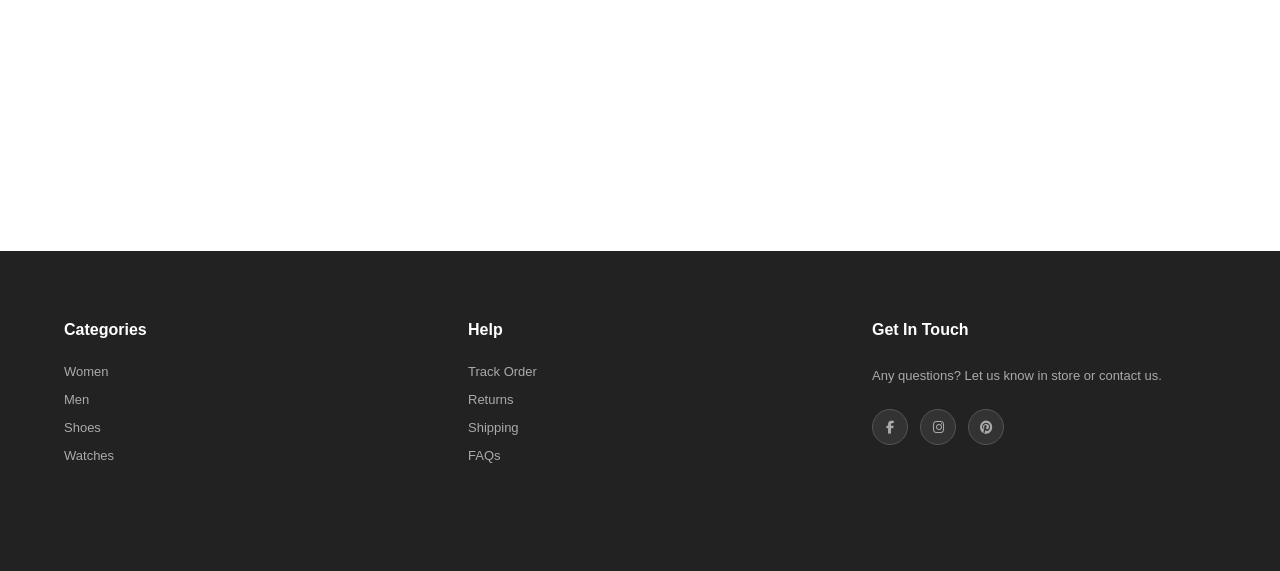
<file: projects/clothing-brand/contact.html>
<!DOCTYPE html>
<html lang="en">

<head>

    <meta charset="UTF-8">

    <meta name="viewport" content="width=device-width, initial-scale=1.0">

    <title>Contact - COZA STORE</title>

    <!-- Main CSS -->
    <link rel="stylesheet" href="style.css">

    <!-- Contact CSS -->
    <link rel="stylesheet" href="contact.css">

    <!-- Font Awesome -->
    <link rel="stylesheet" href="https://cdnjs.cloudflare.com/ajax/libs/font-awesome/6.5.2/css/all.min.css">
  <li>
        <a href="index.html">contact</a>
    </li>
</head>


<body>


    <!-- ==================================================
         TOP BAR
    ================================================== -->

    <div class="top-bar">

        <p>
            Free shipping for standard order over $100
        </p>

        <div class="top-links">

            <a href="#">Help & FAQs</a>

            <a href="#">My Account</a>

            <a href="#">EN</a>

            <a href="#">USD</a>

        </div>

    </div>



    <!-- ==================================================
         NAVBAR
    ================================================== -->

    <header class="header">

        <div class="container">


            <!-- Logo -->

            <div class="logo">

                <a href="index.html">
                    COZA <span>STORE</span>
                </a>

            </div>



            <!-- Navigation -->

            <nav class="navbar">

                <ul>

                    <li>
                        <a href="index.html">
                            Home
                        </a>
                    </li>

                    <li>
                        <a href="shop.html">
                            Shop
                        </a>
                    </li>

                    <li class="features-link">

                        <a href="#">
                            Features
                        </a>

                        <span class="hot">
                            HOT
                        </span>

                    </li>

                    <li>
                        <a href="#">
                            Blog
                        </a>
                    </li>

                    <li>
                        <a href="about.html">
                            About
                        </a>
                    </li>

                    <li>
                        <a href="contact.html" class="active">
                            Contact
                        </a>
                    </li>

                </ul>

            </nav>



            <!-- Header Icons -->

            <div class="header-icons">

                <a href="#" class="search-icon">

                    <i class="fa-solid fa-magnifying-glass"></i>

                </a>


                <a href="#" class="cart-icon">

                    <i class="fa-solid fa-cart-shopping"></i>

                    <span>
                        0
                    </span>

                </a>


                <a href="#" class="heart-icon">

                    <i class="fa-regular fa-heart"></i>

                    <span>
                        0
                    </span>

                </a>

            </div>



            <!-- Mobile Menu -->

            <button class="menu-button">

                <i class="fa-solid fa-bars"></i>

            </button>

        </div>

    </header>



    <!-- ==================================================
         CONTACT BANNER
    ================================================== -->

    <section class="contact-banner">

        <div class="container">

            <div class="contact-banner-content">

                <h1>
                    Contact
                </h1>

          

            </div>

        </div>

    </section>



    <!-- ==================================================
         CONTACT SECTION
    ================================================== -->

    <section class="contact-section">

        <div class="container">


            <div class="contact-wrapper">


                <!-- ==================================================
                     CONTACT INFORMATION
                ================================================== -->

                <div class="contact-info">

                    <h2>
                        Get In Touch
                    </h2>

                    <p class="contact-description">
                        Have a question about our products or
                        your order? We would love to hear from you.
                        Send us a message and our team will get
                        back to you as soon as possible.
                    </p>



                    <!-- Address -->

                    <div class="contact-item">

                        <div class="contact-icon">

                            <i class="fa-solid fa-location-dot"></i>

                        </div>

                        <div>

                            <h3>
                                Address
                            </h3>

                            <p>
                                123 Fashion Street,
                                Karachi, Pakistan
                            </p>

                        </div>

                    </div>



                    <!-- Phone -->

                    <div class="contact-item">

                        <div class="contact-icon">

                            <i class="fa-solid fa-phone"></i>

                        </div>

                        <div>

                            <h3>
                                Phone
                            </h3>

                            <p>
                                +92 300 1234567
                            </p>

                        </div>

                    </div>



                    <!-- Email -->

                    <div class="contact-item">

                        <div class="contact-icon">

                            <i class="fa-solid fa-envelope"></i>

                        </div>

                        <div>

                            <h3>
                                Email
                            </h3>

                            <p>
                                info@cozastore.com
                            </p>

                        </div>

                    </div>



                    <!-- Opening Hours -->

                    <div class="contact-item">

                        <div class="contact-icon">

                            <i class="fa-solid fa-clock"></i>

                        </div>

                        <div>

                            <h3>
                                Opening Hours
                            </h3>

                            <p>
                                Monday - Saturday
                                <br>
                                9:00 AM - 8:00 PM
                            </p>

                        </div>

                    </div>


                </div>



                <!-- ==================================================
                     CONTACT FORM
                ================================================== -->

                <div class="contact-form-wrapper">

                    <h2>
                        Send Us A Message
                    </h2>


                    <form id="contact-form">


                        <!-- Name -->

                        <div class="form-group">

                            <label for="name">
                                Your Name
                            </label>

                            <input type="text" id="name" name="name" placeholder="Enter your name" required>

                            <small class="error-message"></small>

                        </div>



                        <!-- Email -->

                        <div class="form-group">

                            <label for="email">
                                Email Address
                            </label>

                            <input type="email" id="email" name="email" placeholder="Enter your email" required>

                            <small class="error-message"></small>

                        </div>



                        <!-- Subject -->

                        <div class="form-group">

                            <label for="subject">
                                Subject
                            </label>

                            <input type="text" id="subject" name="subject" placeholder="Enter subject" required>

                            <small class="error-message"></small>

                        </div>



                        <!-- Message -->

                        <div class="form-group">

                            <label for="message">
                                Message
                            </label>

                            <textarea id="message" name="message" rows="6" placeholder="Write your message..."
                                required></textarea>

                            <small class="error-message"></small>

                        </div>



                        <!-- Submit -->

                        <button type="submit" class="send-button">

                            SEND MESSAGE

                            <i class="fa-solid fa-arrow-right"></i>

                        </button>


                        <!-- Success Message -->

                        <div class="form-success" id="form-success">

                            <i class="fa-solid fa-circle-check"></i>

                            Your message has been sent successfully!

                        </div>


                    </form>

                </div>


            </div>

        </div>

    </section>



    <!-- ==================================================
         MAP SECTION
    ================================================== -->

   <!-- =========================================
     CONTACT MAP
========================================= -->

<section class="contact-map">

    <iframe
        src="https://www.google.com/maps?q=Karachi%2C%20Pakistan&output=embed"
        width="100%"
        height="450"
        style="border:0;"
        allowfullscreen=""
        loading="lazy">
    </iframe>

</section>



    <!-- ==================================================
         FOOTER
    ================================================== -->

    <footer class="footer">

        <div class="container">

            <div class="footer-content">


                <!-- Categories -->

                <div class="footer-column">

                    <h3>
                        Categories
                    </h3>

                    <a href="shop.html">
                        Women
                    </a>

                    <a href="shop.html">
                        Men
                    </a>

                    <a href="shop.html">
                        Shoes
                    </a>

                    <a href="shop.html">
                        Watches
                    </a>

                </div>



                <!-- Help -->

                <div class="footer-column">

                    <h3>
                        Help
                    </h3>

                    <a href="#">
                        Track Order
                    </a>

                    <a href="#">
                        Returns
                    </a>

                    <a href="#">
                        Shipping
                    </a>

                    <a href="#">
                        FAQs
                    </a>

                </div>



                <!-- Contact -->

                <div class="footer-column">

                    <h3>
                        Get In Touch
                    </h3>

                    <p>
                        Any questions? Let us know in store
                        or contact us.
                    </p>


                    <div class="social-icons">

                        <a href="#">
                            <i class="fa-brands fa-facebook-f"></i>
                        </a>

                        <a href="#">
                            <i class="fa-brands fa-instagram"></i>
                        </a>

                        <a href="#">
                            <i class="fa-brands fa-pinterest"></i>
                        </a>

                    </div>

                </div>


            </div>

        </div>

    </footer>



    <!-- ==================================================
         JAVASCRIPT
    ================================================== -->

    <script src="contact.js"></script>

</body>

</html>
</file>
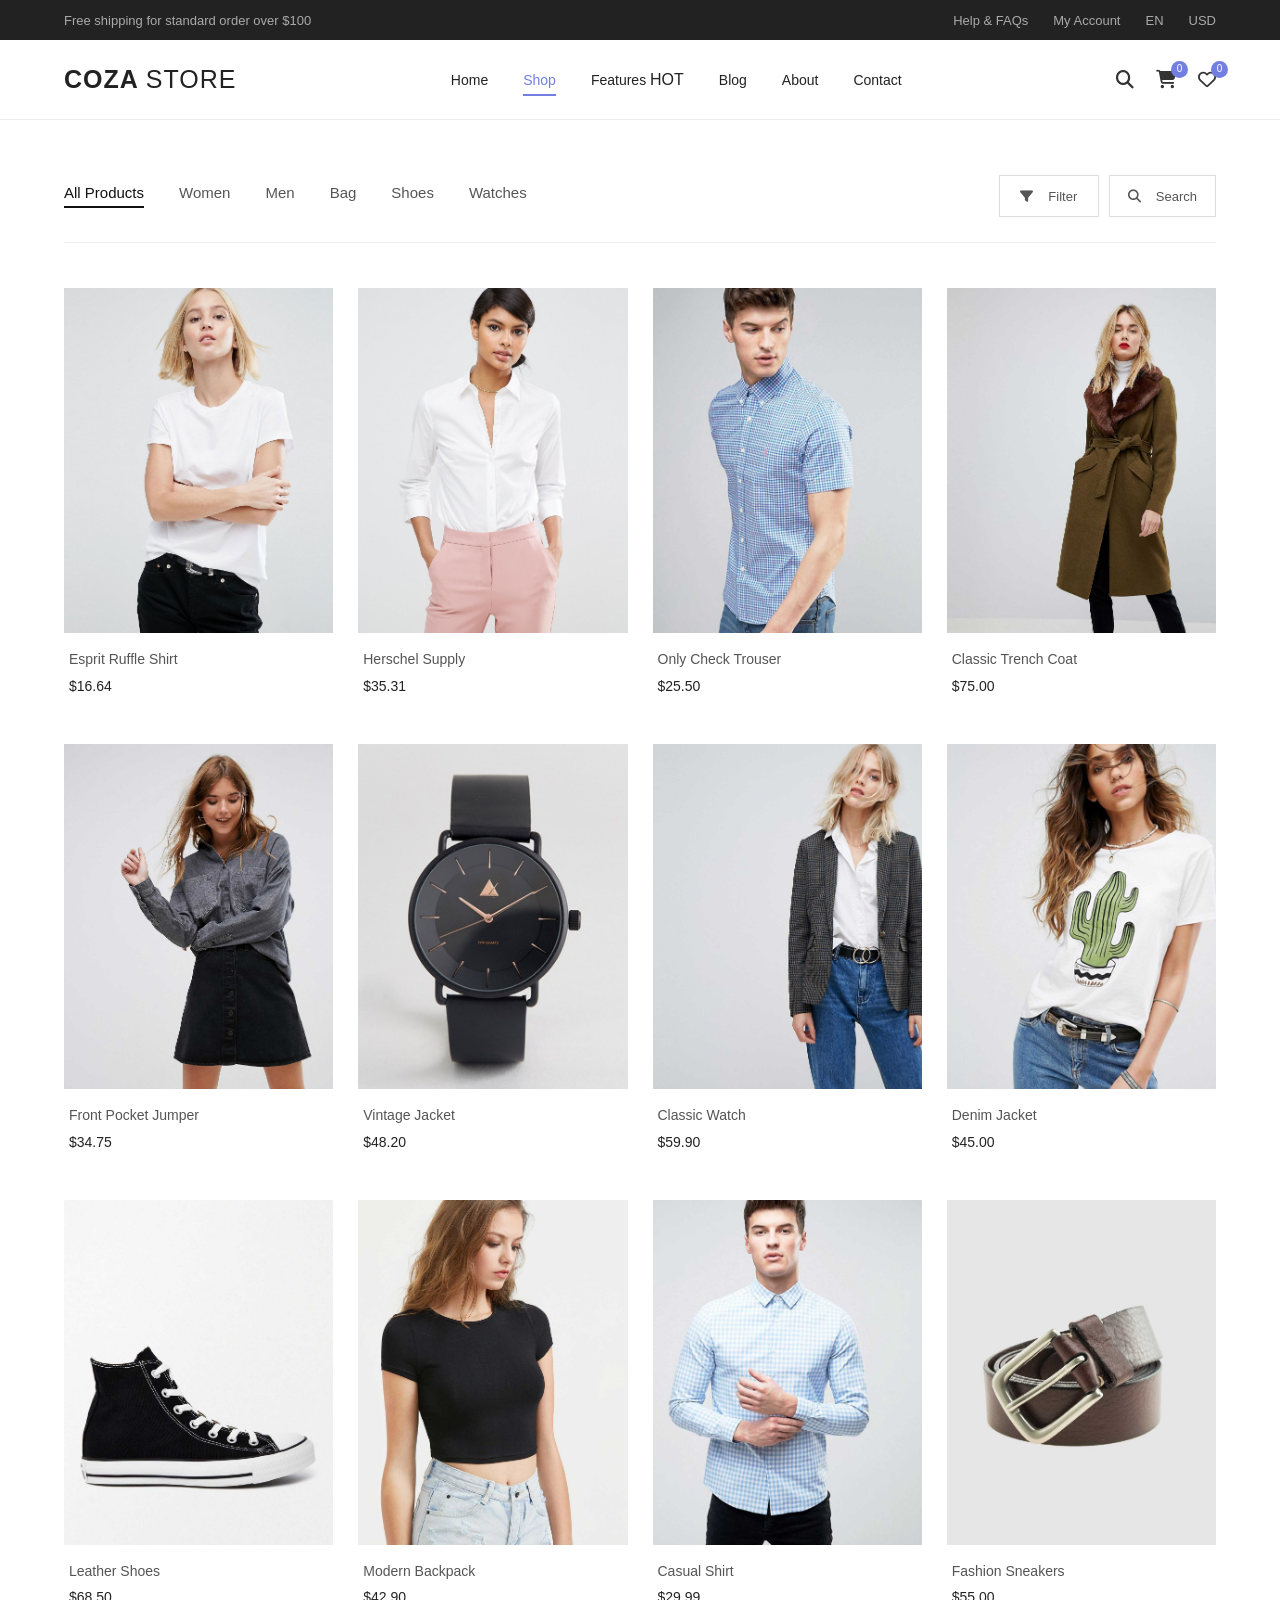
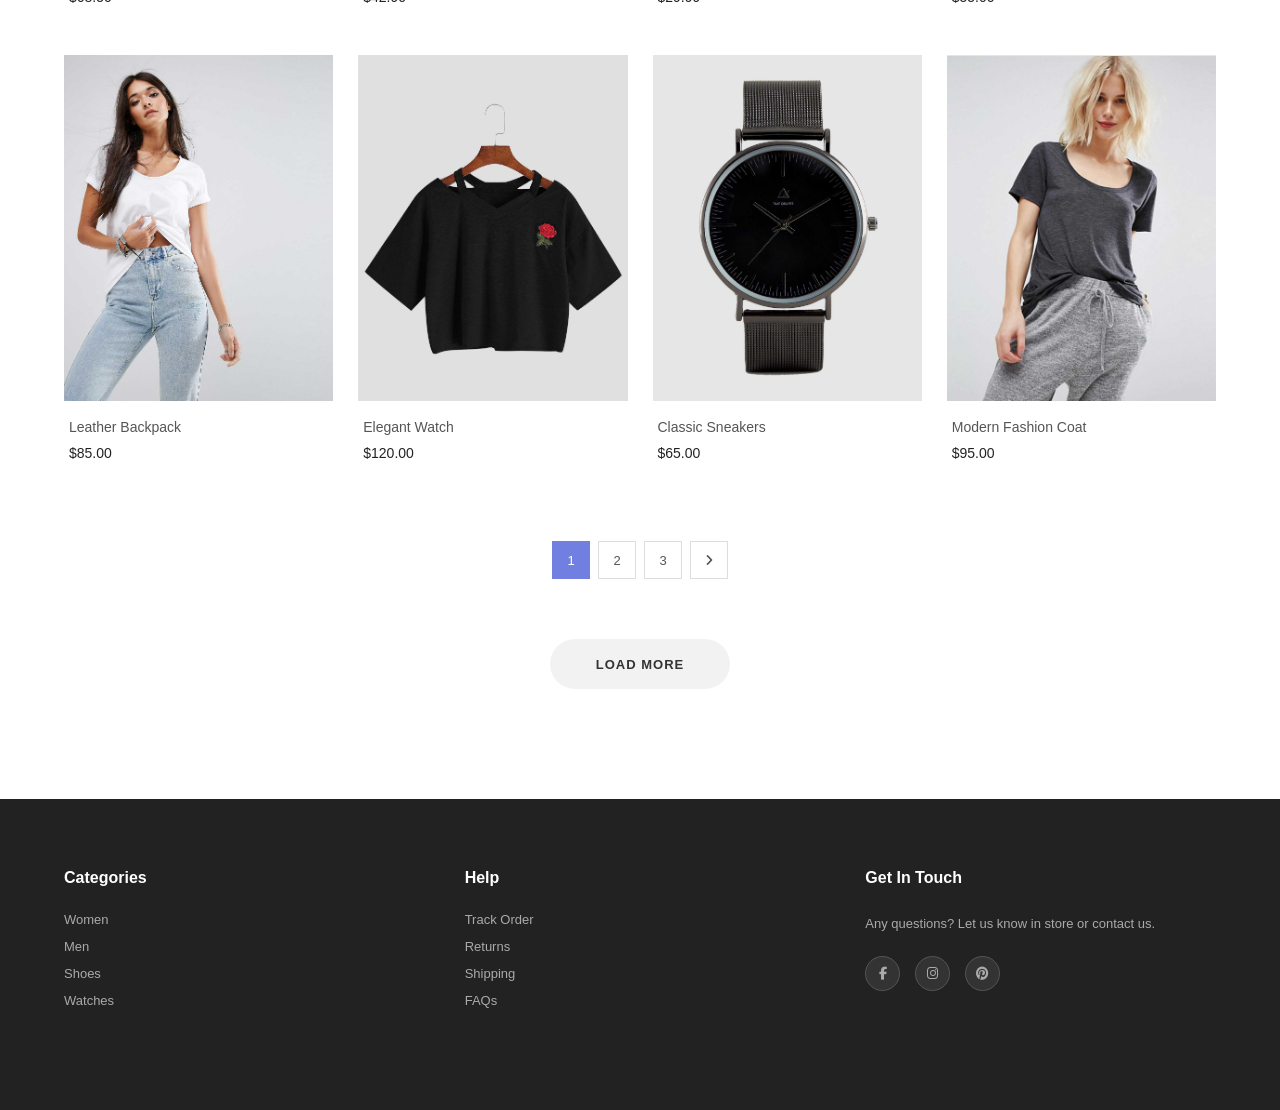
<file: projects/clothing-brand/shop.html>
<!DOCTYPE html>
<html lang="en">

<head>
    <meta charset="UTF-8">
    <meta name="viewport" content="width=device-width, initial-scale=1.0">

    <title>COZA STORE - Shop</title>

    <!-- Main CSS -->
    <link rel="stylesheet" href="style.css">

    <!-- Shop CSS -->
    <link rel="stylesheet" href="shop.css">

    <!-- Font Awesome -->
    <link rel="stylesheet"
        href="https://cdnjs.cloudflare.com/ajax/libs/font-awesome/6.5.2/css/all.min.css">
</head>

<body>


    <!-- ==================================================
         TOP BAR
    ================================================== -->

    <div class="top-bar">

        <p>
            Free shipping for standard order over $100
        </p>

        <div class="top-links">

            <a href="#">Help & FAQs</a>
            <a href="#">My Account</a>
            <a href="#">EN</a>
            <a href="#">USD</a>

        </div>

    </div>


    <!-- ==================================================
         NAVBAR
    ================================================== -->

    <header class="header">

        <div class="container">

            <!-- Logo -->

            <div class="logo">

                <a href="index.html">
                    COZA <span>STORE</span>
                </a>

            </div>


            <!-- Navigation -->

            <nav class="navbar">

                <ul>

                    <li>
                        <a href="index.html">
                            Home
                        </a>
                    </li>

                    <li>
                        <a href="shop.html" class="active">
                            Shop
                        </a>
                    </li>

                    <li class="features-link">

                        <a href="./">
                            Features
                        </a>

                        <span class="hot">
                            HOT
                        </span>

                    </li>

                    <li>
                        <a href="#">
                            Blog
                        </a>
                    </li>

                    <li>
                        <a href="index.html">
                            About
                        </a>
                    </li>

                    <li>
                        <a href="./contact.html">
                            Contact
                        </a>
                    </li>

                </ul>

            </nav>


            <!-- Header Icons -->

            <div class="header-icons">

                <!-- Search -->

                <a href="#" class="search-icon">
                    <i class="fa-solid fa-magnifying-glass"></i>
                </a>


                <!-- Cart -->

                <a href="#" class="cart-icon">

                    <i class="fa-solid fa-cart-shopping"></i>

                    <span>
                        0
                    </span>

                </a>


                <!-- Wishlist -->

                <a href="#" class="heart-icon">

                    <i class="fa-regular fa-heart"></i>

                    <span>
                        0
                    </span>

                </a>

            </div>


            <!-- Mobile Menu -->

            <button class="menu-button">

                <i class="fa-solid fa-bars"></i>

            </button>

        </div>

    </header>



    <!-- ==================================================
         SHOP CONTENT
    ================================================== -->

    <main class="shop-page">


        <div class="container">


            <!-- ==================================================
                 SHOP TOP
            ================================================== -->

            <div class="shop-top">


                <!-- Categories -->

                <div class="shop-categories">

                    <a href="#" class="category active">
                        All Products
                    </a>

                    <a href="#" class="category">
                        Women
                    </a>

                    <a href="#" class="category">
                        Men
                    </a>

                    <a href="#" class="category">
                        Bag
                    </a>

                    <a href="#" class="category">
                        Shoes
                    </a>

                    <a href="#" class="category">
                        Watches
                    </a>

                </div>


                <!-- Filter / Search -->

                <div class="shop-actions">

                    <button class="filter-button">

                        <i class="fa-solid fa-filter"></i>

                        Filter

                    </button>


                    <button class="search-button">

                        <i class="fa-solid fa-magnifying-glass"></i>

                        Search

                    </button>

                </div>

            </div>



            <!-- ==================================================
                 FILTER AREA
            ================================================== -->

            <div class="filter-area">


                <div class="filter-column">

                    <h4>
                        Sort By
                    </h4>

                    <select id="sort-products">

                        <option value="default">
                            Default
                        </option>

                        <option value="newest">
                            Newest
                        </option>

                        <option value="low">
                            Price: Low to High
                        </option>

                        <option value="high">
                            Price: High to Low
                        </option>

                    </select>

                </div>


                <div class="filter-column">

                    <h4>
                        Price
                    </h4>

                    <select id="price-filter">

                        <option value="all">
                            All
                        </option>

                        <option value="0-50">
                            $0 - $50
                        </option>

                        <option value="50-100">
                            $50 - $100
                        </option>

                        <option value="100-150">
                            $100 - $150
                        </option>

                        <option value="150+">
                            $150+
                        </option>

                    </select>

                </div>


                <div class="filter-column">

                    <h4>
                        Color
                    </h4>

                    <select id="color-filter">

                        <option value="all">
                            All
                        </option>

                        <option value="black">
                            Black
                        </option>

                        <option value="white">
                            White
                        </option>

                        <option value="blue">
                            Blue
                        </option>

                        <option value="grey">
                            Grey
                        </option>

                    </select>

                </div>


            </div>



            <!-- ==================================================
                 SEARCH AREA
            ================================================== -->

            <div class="search-area">

                <input
                    type="text"
                    id="product-search"
                    placeholder="Search products..."
                >

                <button id="search-products">

                    <i class="fa-solid fa-magnifying-glass"></i>

                </button>

            </div>



            <!-- ==================================================
                 PRODUCT GRID
            ================================================== -->

            <div class="product-grid">


                <!-- PRODUCT 01 -->

                <div class="product-card"
                    data-category="Women"
                    data-price="16.64"
                    data-color="white">

                    <div class="product-image">

                        <img
                            src="images/product-01.jpg"
                            alt="Esprit Ruffle Shirt"
                        >

                        <button class="wishlist-button">
                            <i class="fa-regular fa-heart"></i>
                        </button>

                        <button class="quick-view">
                            Quick View
                        </button>

                    </div>

                    <div class="product-info">

                        <h3>
                            Esprit Ruffle Shirt
                        </h3>

                        <p>
                            $16.64
                        </p>

                    </div>

                </div>



                <!-- PRODUCT 02 -->

                <div class="product-card"
                    data-category="Women"
                    data-price="35.31"
                    data-color="white">

                    <div class="product-image">

                        <img
                            src="images/product-02.jpg"
                            alt="Herschel Supply"
                        >

                        <button class="wishlist-button">
                            <i class="fa-regular fa-heart"></i>
                        </button>

                        <button class="quick-view">
                            Quick View
                        </button>

                    </div>

                    <div class="product-info">

                        <h3>
                            Herschel Supply
                        </h3>

                        <p>
                            $35.31
                        </p>

                    </div>

                </div>



                <!-- PRODUCT 03 -->

                <div class="product-card"
                    data-category="Men"
                    data-price="25.50"
                    data-color="blue">

                    <div class="product-image">

                        <img
                            src="images/product-03.jpg"
                            alt="Only Check Trouser"
                        >

                        <button class="wishlist-button">
                            <i class="fa-regular fa-heart"></i>
                        </button>

                        <button class="quick-view">
                            Quick View
                        </button>

                    </div>

                    <div class="product-info">

                        <h3>
                            Only Check Trouser
                        </h3>

                        <p>
                            $25.50
                        </p>

                    </div>

                </div>



                <!-- PRODUCT 04 -->

                <div class="product-card"
                    data-category="Women"
                    data-price="75.00"
                    data-color="grey">

                    <div class="product-image">

                        <img
                            src="images/product-04.jpg"
                            alt="Classic Trench Coat"
                        >

                        <button class="wishlist-button">
                            <i class="fa-regular fa-heart"></i>
                        </button>

                        <button class="quick-view">
                            Quick View
                        </button>

                    </div>

                    <div class="product-info">

                        <h3>
                            Classic Trench Coat
                        </h3>

                        <p>
                            $75.00
                        </p>

                    </div>

                </div>



                <!-- PRODUCT 05 -->

                <div class="product-card"
                    data-category="Women"
                    data-price="34.75"
                    data-color="grey">

                    <div class="product-image">

                        <img
                            src="images/product-05.jpg"
                            alt="Front Pocket Jumper"
                        >

                        <button class="wishlist-button">
                            <i class="fa-regular fa-heart"></i>
                        </button>

                        <button class="quick-view">
                            Quick View
                        </button>

                    </div>

                    <div class="product-info">

                        <h3>
                            Front Pocket Jumper
                        </h3>

                        <p>
                            $34.75
                        </p>

                    </div>

                </div>



                <!-- PRODUCT 06 -->

                <div class="product-card"
                    data-category="Men"
                    data-price="48.20"
                    data-color="black">

                    <div class="product-image">

                        <img
                            src="images/product-06.jpg"
                            alt="Vintage Jacket"
                        >

                        <button class="wishlist-button">
                            <i class="fa-regular fa-heart"></i>
                        </button>

                        <button class="quick-view">
                            Quick View
                        </button>

                    </div>

                    <div class="product-info">

                        <h3>
                            Vintage Jacket
                        </h3>

                        <p>
                            $48.20
                        </p>

                    </div>

                </div>



                <!-- PRODUCT 07 -->

                <div class="product-card"
                    data-category="Watches"
                    data-price="59.90"
                    data-color="black">

                    <div class="product-image">

                        <img
                            src="images/product-07.jpg"
                            alt="Classic Watch"
                        >

                        <button class="wishlist-button">
                            <i class="fa-regular fa-heart"></i>
                        </button>

                        <button class="quick-view">
                            Quick View
                        </button>

                    </div>

                    <div class="product-info">

                        <h3>
                            Classic Watch
                        </h3>

                        <p>
                            $59.90
                        </p>

                    </div>

                </div>



                <!-- PRODUCT 08 -->

                <div class="product-card"
                    data-category="Men"
                    data-price="45.00"
                    data-color="blue">

                    <div class="product-image">

                        <img
                            src="images/product-08.jpg"
                            alt="Denim Jacket"
                        >

                        <button class="wishlist-button">
                            <i class="fa-regular fa-heart"></i>
                        </button>

                        <button class="quick-view">
                            Quick View
                        </button>

                    </div>

                    <div class="product-info">

                        <h3>
                            Denim Jacket
                        </h3>

                        <p>
                            $45.00
                        </p>

                    </div>

                </div>



                <!-- PRODUCT 09 -->

                <div class="product-card"
                    data-category="Shoes"
                    data-price="68.50"
                    data-color="black">

                    <div class="product-image">

                        <img
                            src="images/product-09.jpg"
                            alt="Leather Shoes"
                        >

                        <button class="wishlist-button">
                            <i class="fa-regular fa-heart"></i>
                        </button>

                        <button class="quick-view">
                            Quick View
                        </button>

                    </div>

                    <div class="product-info">

                        <h3>
                            Leather Shoes
                        </h3>

                        <p>
                            $68.50
                        </p>

                    </div>

                </div>



                <!-- PRODUCT 10 -->

                <div class="product-card"
                    data-category="Bag"
                    data-price="42.90"
                    data-color="grey">

                    <div class="product-image">

                        <img
                            src="images/product-10.jpg"
                            alt="Modern Backpack"
                        >

                        <button class="wishlist-button">
                            <i class="fa-regular fa-heart"></i>
                        </button>

                        <button class="quick-view">
                            Quick View
                        </button>

                    </div>

                    <div class="product-info">

                        <h3>
                            Modern Backpack
                        </h3>

                        <p>
                            $42.90
                        </p>

                    </div>

                </div>



                <!-- PRODUCT 11 -->

                <div class="product-card"
                    data-category="Men"
                    data-price="29.99"
                    data-color="white">

                    <div class="product-image">

                        <img
                            src="images/product-11.jpg"
                            alt="Casual Shirt"
                        >

                        <button class="wishlist-button">
                            <i class="fa-regular fa-heart"></i>
                        </button>

                        <button class="quick-view">
                            Quick View
                        </button>

                    </div>

                    <div class="product-info">

                        <h3>
                            Casual Shirt
                        </h3>

                        <p>
                            $29.99
                        </p>

                    </div>

                </div>



                <!-- PRODUCT 12 -->

                <div class="product-card"
                    data-category="Shoes"
                    data-price="55.00"
                    data-color="white">

                    <div class="product-image">

                        <img
                            src="images/product-12.jpg"
                            alt="Fashion Sneakers"
                        >

                        <button class="wishlist-button">
                            <i class="fa-regular fa-heart"></i>
                        </button>

                        <button class="quick-view">
                            Quick View
                        </button>

                    </div>

                    <div class="product-info">

                        <h3>
                            Fashion Sneakers
                        </h3>

                        <p>
                            $55.00
                        </p>

                    </div>

                </div>



                <!-- PRODUCT 13 -->

                <div class="product-card"
                    data-category="Bag"
                    data-price="85.00"
                    data-color="black">

                    <div class="product-image">

                        <img
                            src="images/product-13.jpg"
                            alt="Leather Backpack"
                        >

                        <button class="wishlist-button">
                            <i class="fa-regular fa-heart"></i>
                        </button>

                        <button class="quick-view">
                            Quick View
                        </button>

                    </div>

                    <div class="product-info">

                        <h3>
                            Leather Backpack
                        </h3>

                        <p>
                            $85.00
                        </p>

                    </div>

                </div>



                <!-- PRODUCT 14 -->

                <div class="product-card"
                    data-category="Watches"
                    data-price="120.00"
                    data-color="black">

                    <div class="product-image">

                        <img
                            src="images/product-14.jpg"
                            alt="Elegant Watch"
                        >

                        <button class="wishlist-button">
                            <i class="fa-regular fa-heart"></i>
                        </button>

                        <button class="quick-view">
                            Quick View
                        </button>

                    </div>

                    <div class="product-info">

                        <h3>
                            Elegant Watch
                        </h3>

                        <p>
                            $120.00
                        </p>

                    </div>

                </div>



                <!-- PRODUCT 15 -->

                <div class="product-card"
                    data-category="Shoes"
                    data-price="65.00"
                    data-color="white">

                    <div class="product-image">

                        <img
                            src="images/product-15.jpg"
                            alt="Classic Sneakers"
                        >

                        <button class="wishlist-button">
                            <i class="fa-regular fa-heart"></i>
                        </button>

                        <button class="quick-view">
                            Quick View
                        </button>

                    </div>

                    <div class="product-info">

                        <h3>
                            Classic Sneakers
                        </h3>

                        <p>
                            $65.00
                        </p>

                    </div>

                </div>



                <!-- PRODUCT 16 -->

                <div class="product-card"
                    data-category="Women"
                    data-price="95.00"
                    data-color="blue">

                    <div class="product-image">

                        <img
                            src="images/product-16.jpg"
                            alt="Modern Fashion Coat"
                        >

                        <button class="wishlist-button">
                            <i class="fa-regular fa-heart"></i>
                        </button>

                        <button class="quick-view">
                            Quick View
                        </button>

                    </div>

                    <div class="product-info">

                        <h3>
                            Modern Fashion Coat
                        </h3>

                        <p>
                            $95.00
                        </p>

                    </div>

                </div>


            </div>



            <!-- ==================================================
                 PAGINATION
            ================================================== -->

            <div class="pagination">

                <a href="#" class="page active">
                    1
                </a>

                <a href="#" class="page">
                    2
                </a>

                <a href="#" class="page">
                    3
                </a>

                <a href="#" class="page">
                    <i class="fa-solid fa-angle-right"></i>
                </a>

            </div>


        </div>
<div class="load-more-container">
    <button class="load-more-button">
        LOAD MORE
    </button>
</div>
    </main>



    <!-- ==================================================
         FOOTER
    ================================================== -->

    <footer class="footer">

        <div class="container">

            <div class="footer-content">

                <div class="footer-column">

                    <h3>
                        Categories
                    </h3>

                    <a href="#">Women</a>
                    <a href="#">Men</a>
                    <a href="#">Shoes</a>
                    <a href="#">Watches</a>

                </div>


                <div class="footer-column">

                    <h3>
                        Help
                    </h3>

                    <a href="#">Track Order</a>
                    <a href="#">Returns</a>
                    <a href="#">Shipping</a>
                    <a href="#">FAQs</a>

                </div>


                <div class="footer-column">

                    <h3>
                        Get In Touch
                    </h3>

                    <p>
                        Any questions? Let us know in store or contact us.
                    </p>

                    <div class="social-icons">

                        <a href="#">
                            <i class="fa-brands fa-facebook-f"></i>
                        </a>

                        <a href="#">
                            <i class="fa-brands fa-instagram"></i>
                        </a>

                        <a href="#">
                            <i class="fa-brands fa-pinterest"></i>
                        </a>

                    </div>

                </div>

            </div>

        </div>

    </footer>



    <!-- ==================================================
         JAVASCRIPT
    ================================================== -->

    <script src="shop.js"></script>

</body>

</html>
</file>
<file: style.css>
/* =========================================================
   Sana Sabih — Portfolio Stylesheet
   Sections: Variables · Base · Header · Hero · Sections ·
             Skills · Projects · Timeline · Contact · Footer ·
             Responsive
   ========================================================= */

/* ---------- 1. Theme variables ---------- */
:root {
  --bg: #f7f5f0;
  --bg-alt: #ece8df;
  --surface: #ffffff;
  --text: #1f2a33;
  --text-muted: #5c6a75;
  --primary: #1d6f6a;
  --primary-dark: #14524e;
  --primary-soft: #d7ebe8;
  --accent: #c98a3a;
  --border: #d8d3c8;
  --shadow: 0 10px 30px rgba(31, 42, 51, 0.08);
  --radius: 14px;
  --font-body: "Manrope", system-ui, sans-serif;
  --font-display: "Fraunces", Georgia, serif;
}

body.dark {
  --bg: #0f1a1d;
  --bg-alt: #152327;
  --surface: #1b2c31;
  --text: #edf2f1;
  --text-muted: #a3b3b6;
  --primary: #4fc3b5;
  --primary-dark: #7dd8cc;
  --primary-soft: #1e3d3c;
  --accent: #e0a85a;
  --border: #2a3f44;
  --shadow: 0 10px 30px rgba(0, 0, 0, 0.35);
}

/* ---------- 2. Base ---------- */
*,
*::before,
*::after { box-sizing: border-box; margin: 0; padding: 0; }

html { scroll-behavior: smooth; scroll-padding-top: 80px; }

body {
  font-family: var(--font-body);
  background: var(--bg);
  color: var(--text);
  line-height: 1.65;
  transition: background-color 0.3s ease, color 0.3s ease;
}

img { max-width: 100%; display: block; }
a { color: inherit; text-decoration: none; }
ul, ol { list-style: none; }

.container {
  width: min(1120px, 92%);
  margin: 0 auto;
}

h1, h2, h3 { font-family: var(--font-display); line-height: 1.15; font-weight: 600; }

.section { padding: 90px 0; }
.section-alt { background: var(--bg-alt); transition: background-color 0.3s ease; }

.section-title {
  font-size: clamp(2rem, 4vw, 2.6rem);
  margin-bottom: 40px;
  position: relative;
  padding-bottom: 14px;
}
.section-title::after {
  content: "";
  position: absolute;
  left: 0; bottom: 0;
  width: 56px; height: 4px;
  background: var(--accent);
  border-radius: 2px;
}

/* Buttons */
.btn {
  display: inline-block;
  padding: 13px 26px;
  border-radius: 999px;
  font-weight: 600;
  font-size: 0.95rem;
  border: 2px solid var(--primary);
  transition: transform 0.2s ease, background-color 0.2s ease, color 0.2s ease;
  cursor: pointer;
}
.btn:hover { transform: translateY(-2px); }
.btn-primary { background: var(--primary); color: #fff; }
.btn-primary:hover { background: var(--primary-dark); border-color: var(--primary-dark); }
.btn-outline { background: transparent; color: var(--primary); }
.btn-outline:hover { background: var(--primary-soft); }
.btn-sm { padding: 9px 18px; font-size: 0.85rem; }
body.dark .btn-primary { color: #0f1a1d; }

/* ---------- 3. Header ---------- */
.site-header {
  position: sticky;
  top: 0;
  z-index: 100;
  background: color-mix(in srgb, var(--bg) 88%, transparent);
  backdrop-filter: blur(10px);
  border-bottom: 1px solid var(--border);
  transition: background-color 0.3s ease;
}

.nav {
  display: flex;
  align-items: center;
  justify-content: space-between;
  height: 70px;
  gap: 20px;
}

.brand {
  font-family: var(--font-display);
  font-size: 1.4rem;
  font-weight: 600;
  color: var(--primary);
}

.nav-links { display: flex; gap: 28px; }
.nav-links a {
  font-weight: 500;
  color: var(--text-muted);
  position: relative;
  padding: 4px 0;
}
.nav-links a::after {
  content: "";
  position: absolute;
  left: 0; bottom: -2px;
  width: 0; height: 2px;
  background: var(--accent);
  transition: width 0.25s ease;
}
.nav-links a:hover,
.nav-links a.active { color: var(--text); }
.nav-links a:hover::after,
.nav-links a.active::after { width: 100%; }

.nav-actions { display: flex; align-items: center; gap: 12px; }

.theme-toggle {
  display: flex;
  align-items: center;
  gap: 8px;
  padding: 8px 16px;
  border-radius: 999px;
  border: 1px solid var(--border);
  background: var(--surface);
  color: var(--text);
  font-family: inherit;
  font-size: 0.85rem;
  font-weight: 600;
  cursor: pointer;
  transition: background-color 0.3s ease, transform 0.2s ease;
}
.theme-toggle:hover { transform: scale(1.04); }

.menu-btn {
  display: none;
  flex-direction: column;
  gap: 5px;
  background: none;
  border: none;
  cursor: pointer;
  padding: 6px;
}
.menu-btn span {
  width: 24px; height: 2px;
  background: var(--text);
  border-radius: 2px;
  transition: transform 0.3s ease, opacity 0.3s ease;
}
.menu-btn.open span:nth-child(1) { transform: translateY(7px) rotate(45deg); }
.menu-btn.open span:nth-child(2) { opacity: 0; }
.menu-btn.open span:nth-child(3) { transform: translateY(-7px) rotate(-45deg); }

/* ---------- 4. Hero ---------- */
.hero {
  min-height: calc(100vh - 70px);
  display: flex;
  align-items: center;
  padding: 60px 0;
}

.hero-grid {
  display: grid;
  grid-template-columns: 1.2fr 0.8fr;
  align-items: center;
  gap: 60px;
}

.hero-greeting {
  color: var(--accent);
  font-weight: 600;
  letter-spacing: 0.02em;
  margin-bottom: 10px;
}
.hero-name {
  font-size: clamp(2.8rem, 7vw, 4.8rem);
  margin-bottom: 12px;
}
.hero-role {
  font-size: 1.3rem;
  color: var(--primary);
  font-weight: 600;
  margin-bottom: 20px;
}
.hero-intro {
  color: var(--text-muted);
  max-width: 520px;
  margin-bottom: 32px;
  font-size: 1.05rem;
}
.hero-buttons { display: flex; gap: 14px; flex-wrap: wrap; }

.hero-photo { display: flex; justify-content: center; }
.hero-photo img {
  width: min(340px, 80vw);
  aspect-ratio: 1;
  object-fit: cover;
  border-radius: 48% 52% 45% 55% / 55% 45% 55% 45%;
  border: 6px solid var(--surface);
  box-shadow: var(--shadow);
  background: var(--primary-soft);
}

/* ---------- 5. About ---------- */
.about-grid {
  display: grid;
  grid-template-columns: 1.5fr 1fr;
  gap: 50px;
  align-items: start;
}
.about-text p { margin-bottom: 18px; color: var(--text-muted); font-size: 1.05rem; }
.about-text p:last-child { margin-bottom: 0; }

.about-facts {
  background: var(--surface);
  border: 1px solid var(--border);
  border-radius: var(--radius);
  padding: 24px 28px;
  box-shadow: var(--shadow);
}
.about-facts li {
  display: grid;
  grid-template-columns: 100px 1fr;
  gap: 12px;
  padding: 12px 0;
  border-bottom: 1px dashed var(--border);
}
.about-facts li:last-child { border-bottom: none; }
.about-facts li span { color: var(--accent); font-weight: 600; }

/* ---------- 6. Skills ---------- */
.skills-group-title {
  font-size: 1.25rem;
  margin: 30px 0 18px;
  color: var(--primary);
}
.skills-group-title:first-of-type { margin-top: 0; }

.skills-grid {
  display: grid;
  grid-template-columns: repeat(2, 1fr);
  gap: 20px 40px;
}
.skill-head {
  display: flex;
  justify-content: space-between;
  font-weight: 600;
  margin-bottom: 8px;
}
.bar {
  height: 10px;
  background: var(--surface);
  border: 1px solid var(--border);
  border-radius: 999px;
  overflow: hidden;
}
.bar-fill {
  height: 100%;
  width: 0;
  background: linear-gradient(90deg, var(--primary), var(--accent));
  border-radius: 999px;
  transition: width 1.2s cubic-bezier(0.22, 1, 0.36, 1);
}
.bar-fill.animate { width: var(--w); }

.tags { display: flex; flex-wrap: wrap; gap: 12px; }
.tags li {
  padding: 8px 18px;
  border-radius: 999px;
  background: var(--surface);
  border: 1px solid var(--border);
  font-weight: 500;
  font-size: 0.92rem;
}

/* ---------- 7. Projects ---------- */
.projects-grid {
  display: grid;
  grid-template-columns: repeat(2, 1fr);
  gap: 32px;
}

.project-card {
  background: var(--surface);
  border: 1px solid var(--border);
  border-radius: var(--radius);
  overflow: hidden;
  box-shadow: var(--shadow);
  display: flex;
  flex-direction: column;
  transition: transform 0.25s ease, box-shadow 0.25s ease;
}
.project-card:hover { transform: translateY(-6px); }

.project-img { aspect-ratio: 16 / 10; overflow: hidden; background: var(--bg-alt); }
.project-img img { width: 100%; height: 100%; object-fit: cover; object-position: top; transition: transform 0.4s ease; }
.project-card:hover .project-img img { transform: scale(1.04); }

.project-body { padding: 24px; display: flex; flex-direction: column; flex: 1; }
.project-body h3 { font-size: 1.35rem; margin-bottom: 10px; }
.project-body h3 small { font-family: var(--font-body); font-size: 0.8rem; color: var(--text-muted); font-weight: 500; }
.project-body p { color: var(--text-muted); margin-bottom: 16px; flex: 1; }

.project-tech { display: flex; gap: 8px; flex-wrap: wrap; margin-bottom: 20px; }
.project-tech li {
  font-size: 0.75rem;
  font-weight: 700;
  padding: 4px 10px;
  border-radius: 6px;
  background: var(--primary-soft);
  color: var(--primary-dark);
}
.project-links { display: flex; gap: 10px; flex-wrap: wrap; }

/* ---------- 8. Education / Experience timeline ---------- */
.timeline-grid {
  display: grid;
  grid-template-columns: 1fr 1fr;
  gap: 50px;
}
.timeline-heading { font-size: 1.4rem; margin-bottom: 24px; color: var(--primary); }

.timeline { position: relative; padding-left: 28px; }
.timeline::before {
  content: "";
  position: absolute;
  left: 6px; top: 6px; bottom: 6px;
  width: 2px;
  background: var(--border);
}
.timeline li { position: relative; padding-bottom: 26px; }
.timeline li:last-child { padding-bottom: 0; }
.timeline li::before {
  content: "";
  position: absolute;
  left: -28px; top: 6px;
  width: 14px; height: 14px;
  border-radius: 50%;
  background: var(--accent);
  border: 3px solid var(--bg-alt);
}
.timeline time {
  display: inline-block;
  font-size: 0.8rem;
  font-weight: 700;
  color: var(--primary);
  background: var(--primary-soft);
  padding: 2px 10px;
  border-radius: 6px;
  margin-bottom: 6px;
}
.timeline strong { display: block; font-weight: 700; }
.timeline span { display: block; color: var(--text-muted); font-size: 0.95rem; margin-top: 4px; }

/* ---------- 9. Contact ---------- */
.contact-intro { color: var(--text-muted); font-size: 1.05rem; margin-bottom: 36px; max-width: 560px; }

.contact-grid {
  display: grid;
  grid-template-columns: repeat(4, 1fr);
  gap: 20px;
}
.contact-card {
  background: var(--surface);
  border: 1px solid var(--border);
  border-radius: var(--radius);
  padding: 28px 20px;
  text-align: center;
  display: flex;
  flex-direction: column;
  align-items: center;
  gap: 6px;
  box-shadow: var(--shadow);
  transition: transform 0.25s ease, border-color 0.25s ease;
}
.contact-card:hover { transform: translateY(-5px); border-color: var(--primary); }
.contact-icon {
  width: 56px; height: 56px;
  border-radius: 50%;
  display: grid;
  place-items: center;
  background: var(--primary-soft);
  color: var(--primary-dark);
  font-size: 1.4rem;
  font-weight: 800;
  margin-bottom: 8px;
}
.contact-card strong { font-size: 1.05rem; }
.contact-card > span:last-child { color: var(--text-muted); font-size: 0.9rem; word-break: break-all; }

/* ---------- 10. Footer ---------- */
.site-footer {
  background: var(--text);
  color: var(--bg);
  padding: 40px 0;
  transition: background-color 0.3s ease;
}
body.dark .site-footer { background: #0a1214; color: var(--text-muted); }

.footer-grid {
  display: flex;
  flex-direction: column;
  align-items: center;
  gap: 16px;
  text-align: center;
}
.footer-name { font-family: var(--font-display); font-size: 1.5rem; }
.social-links { display: flex; gap: 22px; flex-wrap: wrap; justify-content: center; }
.social-links a { font-weight: 600; opacity: 0.85; transition: opacity 0.2s ease, color 0.2s ease; }
.social-links a:hover { opacity: 1; color: var(--accent); }
.footer-copy { font-size: 0.85rem; opacity: 0.7; }

/* Back to top */
.back-to-top {
  position: fixed;
  right: 22px; bottom: 22px;
  width: 44px; height: 44px;
  border-radius: 50%;
  background: var(--primary);
  color: #fff;
  display: grid;
  place-items: center;
  font-size: 1.2rem;
  box-shadow: var(--shadow);
  opacity: 0;
  visibility: hidden;
  transition: opacity 0.3s ease, visibility 0.3s ease;
  z-index: 90;
}
.back-to-top.show { opacity: 1; visibility: visible; }

/* ---------- 11. Responsive ---------- */
@media (max-width: 992px) {
  .hero-grid { grid-template-columns: 1fr; text-align: center; gap: 40px; }
  .hero-text { order: 2; }
  .hero-photo { order: 1; }
  .hero-intro { margin-left: auto; margin-right: auto; }
  .hero-buttons { justify-content: center; }
  .contact-grid { grid-template-columns: repeat(2, 1fr); }
  .about-grid { grid-template-columns: 1fr; }
}

@media (max-width: 768px) {
  .section { padding: 64px 0; }

  .menu-btn { display: flex; }
  .theme-label { display: none; }
  .theme-toggle { padding: 8px 12px; }

  .nav-links {
    position: absolute;
    top: 70px; left: 0; right: 0;
    flex-direction: column;
    gap: 0;
    background: var(--surface);
    border-bottom: 1px solid var(--border);
    max-height: 0;
    overflow: hidden;
    transition: max-height 0.35s ease;
  }
  .nav-links.open { max-height: 400px; }
  .nav-links li a { display: block; padding: 14px 6%; border-top: 1px solid var(--border); }
  .nav-links a::after { display: none; }

  .skills-grid,
  .projects-grid,
  .timeline-grid { grid-template-columns: 1fr; }
  .timeline-grid { gap: 40px; }
}

@media (max-width: 480px) {
  .contact-grid { grid-template-columns: 1fr; }
  .about-facts li { grid-template-columns: 1fr; gap: 2px; }
  .hero-buttons .btn { width: 100%; text-align: center; }
}

/* Reduced motion */
@media (prefers-reduced-motion: reduce) {
  html { scroll-behavior: auto; }
  *, *::before, *::after { transition: none !important; animation: none !important; }
}
</file>
<file: projects/clothing-brand/style.css>
* {
    margin: 0;
    padding: 0;
    box-sizing: border-box;
}

html {
    scroll-behavior: smooth;
}

body {
    font-family: Arial, Helvetica, sans-serif;
    color: #222;
    background: #fff;
}

a {
    text-decoration: none;
    color: inherit;
}

button {
    font-family: inherit;
}

img {
    display: block;
    width: 100%;
}

.container {
    width: 90%;
    max-width: 1200px;
    margin: auto;
}


/* ==================================================
   TOP BAR
================================================== */

.top-bar {
    height: 40px;
    background: #222;
    color: #aaa;

    display: flex;
    align-items: center;
    justify-content: space-between;

    padding: 0 5%;
    font-size: 13px;
}

.top-links {
    display: flex;
    gap: 25px;
}

.top-links a {
    transition: 0.3s;
}

.top-links a:hover {
    color: #fff;
}


/* ==================================================
   HEADER / NAVBAR
================================================== */

.header {
    width: 100%;
    height: 80px;

    background: #fff;

    display: flex;
    align-items: center;

    position: relative;
    z-index: 1000;

    border-bottom: 1px solid #eee;
}

.header .container {
    height: 100%;

    display: flex;
    align-items: center;
    justify-content: space-between;
}


/* ==================================================
   LOGO
================================================== */

.logo a {
    font-size: 25px;
    font-weight: 700;
    letter-spacing: 1px;
    color: #222;
}

.logo span {
    font-weight: 400;
}


/* ==================================================
   NAVIGATION
================================================== */

.navbar ul {
    list-style: none;

    display: flex;
    align-items: center;

    gap: 35px;
}

.navbar a {
    font-size: 14px;
    font-weight: 500;
    color: #222;

    position: relative;

    transition: 0.3s;
}

.navbar a::after {
    content: "";

    position: absolute;
    left: 0;
    bottom: -8px;

    width: 0;
    height: 2px;

    background: #717fe0;

    transition: 0.3s;
}

.navbar a:hover {
    color: #717fe0;
}

.navbar a:hover::after,
.navbar a.active::after {
    width: 100%;
}

.navbar a.active {
    color: #717fe0;
}


/* ==================================================
   HEADER ICONS
================================================== */

.header-icons {
    display: flex;
    align-items: center;
    gap: 22px;
}

.header-icons a {
    position: relative;

    font-size: 18px;
    color: #222;

    transition: 0.3s;
}

.header-icons a:hover {
    color: #717fe0;
}

.cart-number {
    position: absolute;

    top: -10px;
    right: -10px;

    width: 17px;
    height: 17px;

    background: #717fe0;
    color: #fff;

    border-radius: 50%;

    font-size: 10px;

    display: flex;
    align-items: center;
    justify-content: center;
}


/* ==================================================
   MOBILE MENU
================================================== */

.menu-button {
    display: none;

    font-size: 22px;
    cursor: pointer;
}


/* ==================================================
   HERO SECTION
================================================== */

.hero {
    width: 100%;
    height: 650px;

    position: relative;
    overflow: hidden;

    background: #eee;
}


/* ==================================================
   HERO SLIDE
================================================== */

.hero-slide {
    width: 100%;
    height: 100%;

    position: absolute;
    top: 0;
    left: 0;

    opacity: 1;
}


/* ==================================================
   HERO IMAGE
================================================== */

.hero-image {
    width: 100%;
    height: 100%;

    position: absolute;
    top: 0;
    left: 0;
}

.hero-image::after {
    content: "";

    position: absolute;
    top: 0;
    left: 0;

    width: 100%;
    height: 100%;

    background: rgba(0, 0, 0, 0.10);
}

.hero-image img {
    width: 100%;
    height: 100%;

    object-fit: cover;
}


/* ==================================================
   HERO CONTENT
================================================== */

.hero-content {
    position: absolute;

    top: 50%;
    left: 9%;

    transform: translateY(-50%);

    z-index: 5;

    max-width: 550px;

    color: #222;
}


/* ==================================================
   HERO TEXT
================================================== */

.hero-small-text {
    font-size: 22px;
    font-weight: 400;

    margin-bottom: 15px;

    opacity: 0;

    animation: textFromLeft 1s ease forwards;
    animation-delay: 0.2s;
}

.hero-content h1 {
    font-size: 65px;
    line-height: 1.1;

    font-weight: 700;

    margin-bottom: 20px;

    opacity: 0;

    animation: textFromLeft 1s ease forwards;
    animation-delay: 0.4s;
}

.hero-description {
    font-size: 17px;

    margin-bottom: 30px;

    opacity: 0;

    animation: textFromLeft 1s ease forwards;
    animation-delay: 0.6s;
}


/* ==================================================
   LEFT TO RIGHT TEXT ANIMATION
================================================== */

@keyframes textFromLeft {

    0% {
        opacity: 0;
        transform: translateX(-100px);
    }

    100% {
        opacity: 1;
        transform: translateX(0);
    }

}


/* ==================================================
   SHOP NOW BUTTON
================================================== */

.shop-button {
    display: inline-flex;

    align-items: center;
    justify-content: center;

    min-width: 160px;
    height: 50px;

    padding: 0 30px;

    background: #717fe0;
    color: #fff;

    font-size: 14px;
    font-weight: 600;

    letter-spacing: 0.5px;

    border-radius: 25px;

    opacity: 0;

    animation: buttonFromLeft 1s ease forwards;
    animation-delay: 0.8s;

    transition: all 0.3s ease;
}

.shop-button:hover {
    background: #222;
    transform: translateY(-3px);
}


/* Button animation */

@keyframes buttonFromLeft {

    0% {
        opacity: 0;
        transform: translateX(-100px);
    }

    100% {
        opacity: 1;
        transform: translateX(0);
    }

}


/* ==================================================
   SLIDER ARROWS
================================================== */

.slider-prev,
.slider-next {

    position: absolute;

    top: 50%;
    transform: translateY(-50%);

    width: 50px;
    height: 50px;

    border: none;

    border-radius: 50%;

    background: rgba(255, 255, 255, 0.85);

    color: #222;

    cursor: pointer;

    z-index: 20;

    transition: 0.3s;
}

.slider-prev {
    left: 25px;
}

.slider-next {
    right: 25px;
}

.slider-prev:hover,
.slider-next:hover {
    background: #717fe0;
    color: #fff;
}


/* ==================================================
   SLIDER DOTS
================================================== */

.slider-dots {

    position: absolute;

    bottom: 25px;
    left: 50%;

    transform: translateX(-50%);

    display: flex;

    gap: 10px;

    z-index: 20;
}

.dot {

    width: 10px;
    height: 10px;

    border-radius: 50%;

    border: none;

    background: rgba(255, 255, 255, 0.7);

    cursor: pointer;

    transition: 0.3s;
}

.dot.active {
    width: 28px;

    border-radius: 10px;

    background: #717fe0;
}


/* ==================================================
   CATEGORY SECTION
================================================== */

.categories {
    padding: 80px 0;
}

.category-grid {
    display: grid;

    grid-template-columns: repeat(3, 1fr);

    gap: 25px;
}


/* ==================================================
   CATEGORY CARD
================================================== */

.category-card {
    height: 300px;

    position: relative;

    overflow: hidden;

    border: 1px solid #eee;

    cursor: pointer;
}

.category-card img {
    width: 100%;
    height: 100%;

    object-fit: cover;

    transition: transform 0.6s ease;
}

.category-card:hover img {
    transform: scale(1.08);
}


/* ==================================================
   CATEGORY CONTENT
================================================== */

.category-content {
    position: absolute;

    top: 0;
    left: 0;

    width: 100%;
    height: 100%;

    padding: 35px;

    display: flex;
    flex-direction: column;
    justify-content: flex-end;

    background: linear-gradient(
        to top,
        rgba(0, 0, 0, 0.65),
        transparent
    );

    color: #fff;
}

.category-content h2 {
    font-size: 28px;

    margin-bottom: 5px;
}

.category-content p {
    font-size: 14px;

    margin-bottom: 18px;
}

.category-content a {
    width: fit-content;

    font-size: 13px;
    font-weight: 600;

    border-bottom: 2px solid #fff;

    padding-bottom: 4px;

    transition: 0.3s;
}

.category-content a:hover {
    color: #717fe0;
    border-color: #717fe0;
}


/* ==================================================
   FEATURED PRODUCTS
================================================== */

.featured-products {
    padding: 50px 0 80px;
}

.section-title {
    text-align: center;
}

.section-title h2 {
    font-size: 32px;

    margin-bottom: 12px;
}

.section-title p {
    color: #777;

    font-size: 15px;
}


/* ==================================================
   FOOTER
================================================== */

.footer {
    background: #222;

    color: #aaa;

    padding-top: 70px;
}

.footer-content {
    display: grid;

    grid-template-columns: repeat(3, 1fr);

    gap: 50px;

    padding-bottom: 60px;
}

.footer-column {
    display: flex;
    flex-direction: column;
}

.footer-column h3 {
    color: #fff;

    font-size: 18px;

    margin-bottom: 25px;
}

.footer-column a {
    color: #aaa;

    font-size: 14px;

    margin-bottom: 13px;

    transition: 0.3s;
}

.footer-column a:hover {
    color: #717fe0;
}

.footer-column p {
    font-size: 14px;

    line-height: 1.8;

    max-width: 300px;
}


/* ==================================================
   SOCIAL ICONS
================================================== */

.social-icons {
    display: flex;

    gap: 15px;

    margin-top: 20px;
}

.social-icons a {
    width: 38px;
    height: 38px;

    margin: 0;

    border-radius: 50%;

    background: #333;

    display: flex;

    align-items: center;
    justify-content: center;

    color: #fff;

    transition: 0.3s;
}

.social-icons a:hover {
    background: #717fe0;

    color: #fff;
}


/* ==================================================
   COPYRIGHT
================================================== */

.copyright {
    border-top: 1px solid #333;

    text-align: center;

    padding: 25px 0;

    font-size: 13px;
}


/* ==================================================
   TABLET
================================================== */

@media (max-width: 992px) {

    .navbar ul {
        gap: 20px;
    }

    .hero {
        height: 550px;
    }

    .hero-content {
        left: 7%;
    }

    .hero-content h1 {
        font-size: 52px;
    }

    .category-grid {
        grid-template-columns: repeat(2, 1fr);
    }

    .category-card:last-child {
        grid-column: span 2;
    }

}


/* ==================================================
   MOBILE
================================================== */

@media (max-width: 768px) {

    .top-bar {
        height: auto;

        padding: 10px 5%;

        flex-direction: column;

        gap: 8px;

        text-align: center;
    }

    .top-links {
        gap: 15px;
    }


    /* Mobile Navbar */

    .navbar {
        display: none;
    }

    .header-icons {
        margin-left: auto;
        margin-right: 20px;
    }

    .menu-button {
        display: block;
    }


    /* Hero */

    .hero {
        height: 500px;
    }

    .hero-content {
        left: 7%;

        max-width: 80%;
    }

    .hero-small-text {
        font-size: 17px;
    }

    .hero-content h1 {
        font-size: 42px;
    }

    .hero-description {
        font-size: 14px;
    }

    .shop-button {
        min-width: 140px;

        height: 45px;

        font-size: 12px;
    }


    /* Slider arrows */

    .slider-prev,
    .slider-next {
        width: 40px;
        height: 40px;
    }

    .slider-prev {
        left: 15px;
    }

    .slider-next {
        right: 15px;
    }


    /* Categories */

    .category-grid {
        grid-template-columns: 1fr;
    }

    .category-card {
        height: 280px;
    }

    .category-card:last-child {
        grid-column: auto;
    }


    /* Footer */

    .footer-content {
        grid-template-columns: 1fr;

        gap: 35px;
    }

}


/* ==================================================
   SMALL MOBILE
================================================== */

@media (max-width: 480px) {

    .logo a {
        font-size: 20px;
    }

    .header-icons {
        gap: 14px;
    }

    .header-icons a {
        font-size: 16px;
    }

    .hero {
        height: 450px;
    }

    .hero-content {
        left: 6%;
    }

    .hero-content h1 {
        font-size: 35px;
    }

    .hero-small-text {
        font-size: 15px;
    }

    .hero-description {
        font-size: 13px;

        margin-bottom: 20px;
    }

    .shop-button {
        min-width: 125px;

        height: 42px;

        padding: 0 20px;
    }

    .categories {
        padding: 50px 0;
    }

    .category-card {
        height: 250px;
    }

    .category-content {
        padding: 25px;
    }

    .section-title h2 {
        font-size: 27px;
    }

}
/* =========================================
   HOME PAGE - 16 PRODUCT CARDS
========================================= */

.product-grid {
    width: 100%;
    max-width: 1200px;
    margin: 0 auto;

    display: grid;
    grid-template-columns: repeat(4, 1fr);
    gap: 35px 25px;
}


/* =========================================
   PRODUCT CARD
========================================= */

.product-card {
    position: relative;
    background: #fff;
    overflow: hidden;

    transition: 0.35s ease;
}

.product-card:hover {
    transform: translateY(-5px);
}


/* =========================================
   PRODUCT IMAGE
========================================= */

.product-image {
    position: relative;
    width: 100%;
    overflow: hidden;
    background: #f5f5f5;
}

.product-image img {
    width: 100%;
    height: 330px;

    display: block;
    object-fit: cover;

    transition: transform 0.5s ease;
}

.product-card:hover .product-image img {
    transform: scale(1.06);
}


/* =========================================
   WISHLIST BUTTON
========================================= */

.wishlist-button {
    position: absolute;

    top: 15px;
    right: 15px;

    width: 40px;
    height: 40px;

    border: none;
    border-radius: 50%;

    background: #fff;

    display: flex;
    align-items: center;
    justify-content: center;

    cursor: pointer;

    font-size: 17px;

    opacity: 0;
    transform: translateY(-10px);

    transition: all 0.3s ease;
}

.product-card:hover .wishlist-button {
    opacity: 1;
    transform: translateY(0);
}

.wishlist-button:hover {
    color: #e65540;
}


/* =========================================
   QUICK VIEW BUTTON
========================================= */

.quick-view {
    position: absolute;

    left: 50%;
    bottom: -55px;

    transform: translateX(-50%);

    border: none;

    background: #fff;
    color: #222;

    padding: 13px 28px;

    border-radius: 25px;

    font-size: 13px;
    font-weight: 500;

    cursor: pointer;

    white-space: nowrap;

    transition: all 0.35s ease;
}

.product-card:hover .quick-view {
    bottom: 20px;
}

.quick-view:hover {
    background: #717fe0;
    color: #fff;
}


/* =========================================
   PRODUCT INFO
========================================= */

.product-info {
    padding: 18px 5px 5px;
}

.product-info h3 {
    margin: 0 0 8px;

    color: #555;

    font-size: 15px;
    font-weight: 400;

    line-height: 1.5;
}

.product-info p {
    margin: 0;

    color: #999;

    font-size: 14px;
}


/* =========================================
   PRODUCT SECTION
========================================= */

.home-products {
    width: 100%;
    padding: 80px 5%;
    background: #fff;
}

.home-products .section-title {
    text-align: center;
    margin-bottom: 50px;
}

.home-products .section-title h2 {
    color: #222;

    font-size: 30px;
    font-weight: 600;

    margin-bottom: 12px;
}

.home-products .section-title p {
    color: #888;
    font-size: 14px;
}


/* =========================================
   VIEW ALL BUTTON
========================================= */

.view-shop {
    text-align: center;
    margin-top: 55px;
}

.view-shop a {
    display: inline-block;

    padding: 14px 32px;

    background: #222;
    color: #fff;

    border-radius: 30px;

    font-size: 13px;
    font-weight: 500;

    transition: 0.3s ease;
}

.view-shop a:hover {
    background: #717fe0;
    transform: translateY(-2px);
}


/* =========================================
   RESPONSIVE - TABLET
========================================= */

@media (max-width: 1000px) {

    .product-grid {
        grid-template-columns: repeat(3, 1fr);
        gap: 30px 20px;
    }

    .product-image img {
        height: 300px;
    }
}


/* =========================================
   RESPONSIVE - MOBILE
========================================= */

@media (max-width: 750px) {

    .product-grid {
        grid-template-columns: repeat(2, 1fr);
        gap: 25px 15px;
    }

    .product-image img {
        height: 270px;
    }

    .home-products {
        padding: 60px 4%;
    }
}


/* =========================================
   SMALL MOBILE
========================================= */

@media (max-width: 500px) {

    .product-grid {
        grid-template-columns: 1fr;
    }

    .product-image img {
        height: auto;
    }

    .quick-view {
        bottom: 15px;
        opacity: 1;
    }

    .wishlist-button {
        opacity: 1;
        transform: none;
    }
}
/* =========================================
   HEADER ICONS
========================================= */

.header-icons {
    display: flex;
    align-items: center;
    gap: 22px;
}

.header-icons a {
    position: relative;

    display: flex;
    align-items: center;
    justify-content: center;

    color: #333;

    font-size: 18px;

    text-decoration: none;

    transition: 0.3s ease;
}

.header-icons a:hover {
    color: #717fe0;
}


/* Icon Counter */

.header-icons span {
    position: absolute;

    top: -10px;
    right: -12px;

    min-width: 17px;
    height: 17px;

    padding: 0 4px;

    display: flex;
    align-items: center;
    justify-content: center;

    background: #717fe0;
    color: #fff;

    border-radius: 50%;

    font-size: 10px;
    line-height: 1;
}


/* =========================================
   MOBILE MENU BUTTON
========================================= */

.menu-button {
    display: none;

    border: none;
    background: transparent;

    color: #333;

    font-size: 22px;

    cursor: pointer;
}


/* =========================================
   SHOP PAGE
========================================= */

.shop-page {
    width: 100%;
    padding: 60px 0 90px;

    background: #fff;
}

.shop-page .container {
    width: 90%;
    max-width: 1200px;

    margin: 0 auto;
}


/* =========================================
   SHOP TOP
========================================= */

.shop-top {
    display: flex;
    align-items: center;
    justify-content: space-between;

    margin-bottom: 45px;

    border-bottom: 1px solid #eee;
    padding-bottom: 25px;
}


/* =========================================
   CATEGORIES
========================================= */

.shop-categories {
    display: flex;
    align-items: center;
    flex-wrap: wrap;

    gap: 30px;
}

.shop-categories .category {
    position: relative;

    color: #555;

    font-size: 14px;
    font-weight: 500;

    text-decoration: none;

    padding-bottom: 8px;

    transition: 0.3s ease;
}

.shop-categories .category:hover {
    color: #717fe0;
}


/* Active Category */

.shop-categories .category.active {
    color: #717fe0;
}

.shop-categories .category.active::after {
    content: "";

    position: absolute;

    left: 0;
    bottom: 0;

    width: 100%;
    height: 2px;

    background: #717fe0;
}


/* =========================================
   SHOP ACTIONS
========================================= */

.shop-actions {
    display: flex;
    align-items: center;

    gap: 10px;
}


/* Filter + Search */

.filter-button,
.search-button {
    display: flex;
    align-items: center;
    justify-content: center;

    gap: 8px;

    min-width: 105px;

    padding: 11px 18px;

    border: 1px solid #ddd;

    background: #fff;

    color: #555;

    font-size: 13px;

    cursor: pointer;

    transition: all 0.3s ease;
}

.filter-button:hover,
.search-button:hover {
    background: #717fe0;
    border-color: #717fe0;
    color: #fff;
}

.filter-button i,
.search-button i {
    font-size: 13px;
}


/* =========================================
   PRODUCT GRID
========================================= */

.product-grid {
    display: grid;

    grid-template-columns: repeat(4, 1fr);

    gap: 35px 25px;
}


/* =========================================
   PRODUCT CARD
========================================= */

.product-card {
    position: relative;

    background: #fff;

    overflow: hidden;

    transition: 0.3s ease;
}

.product-card:hover {
    transform: translateY(-4px);
}


/* =========================================
   PRODUCT IMAGE
========================================= */

.product-image {
    position: relative;

    width: 100%;

    overflow: hidden;

    background: #f5f5f5;
}

.product-image img {
    width: 100%;
    height: 330px;

    display: block;

    object-fit: cover;

    transition: transform 0.5s ease;
}

.product-card:hover .product-image img {
    transform: scale(1.06);
}


/* =========================================
   WISHLIST
========================================= */

.wishlist-button {
    position: absolute;

    top: 15px;
    right: 15px;

    width: 40px;
    height: 40px;

    border: none;

    border-radius: 50%;

    background: #fff;

    color: #333;

    display: flex;
    align-items: center;
    justify-content: center;

    cursor: pointer;

    opacity: 0;

    transform: translateY(-10px);

    transition: 0.3s ease;
}

.product-card:hover .wishlist-button {
    opacity: 1;
    transform: translateY(0);
}

.wishlist-button:hover {
    color: #e65540;
}


/* =========================================
   QUICK VIEW
========================================= */

.quick-view {
    position: absolute;

    left: 50%;
    bottom: -55px;

    transform: translateX(-50%);

    padding: 13px 28px;

    border: none;

    border-radius: 25px;

    background: #fff;

    color: #222;

    font-size: 13px;

    white-space: nowrap;

    cursor: pointer;

    transition: 0.35s ease;
}

.product-card:hover .quick-view {
    bottom: 20px;
}

.quick-view:hover {
    background: #717fe0;
    color: #fff;
}


/* =========================================
   PRODUCT INFO
========================================= */

.product-info {
    padding: 18px 5px 5px;
}

.product-info h3 {
    margin: 0 0 8px;

    color: #555;

    font-size: 15px;
    font-weight: 400;
}

.product-info p {
    margin: 0;

    color: #999;

    font-size: 14px;
}


/* =========================================
   TABLET
========================================= */

@media (max-width: 1000px) {

    .shop-top {
        align-items: flex-start;
        flex-direction: column;

        gap: 25px;
    }

    .shop-actions {
        width: 100%;
    }

    .product-grid {
        grid-template-columns: repeat(3, 1fr);
    }

    .product-image img {
        height: 300px;
    }
}


/* =========================================
   MOBILE
========================================= */

@media (max-width: 700px) {

    .header-icons {
        gap: 16px;
    }

    .shop-page {
        padding: 40px 0 70px;
    }

    .shop-top {
        margin-bottom: 35px;
    }

    .shop-categories {
        gap: 18px 25px;
    }

    .shop-categories .category {
        font-size: 13px;
    }

    .product-grid {
        grid-template-columns: repeat(2, 1fr);

        gap: 25px 15px;
    }

    .product-image img {
        height: 270px;
    }
}


/* =========================================
   SMALL MOBILE
========================================= */

@media (max-width: 500px) {

    .header-icons {
        gap: 14px;
    }

    .header-icons a {
        font-size: 16px;
    }

    .shop-page .container {
        width: 92%;
    }

    .shop-categories {
        gap: 15px 20px;
    }

    .shop-actions {
        width: 100%;
    }

    .filter-button,
    .search-button {
        flex: 1;
    }

    .product-grid {
        grid-template-columns: 1fr;
    }

    .product-image img {
        height: auto;
    }

    .wishlist-button {
        opacity: 1;
        transform: none;
    }

    .quick-view {
        bottom: 15px;
    }
}
/* =========================================
   LOAD MORE BUTTON
========================================= */

.load-more-container {
    width: 100%;
    display: flex;
    justify-content: center;
    align-items: center;

    margin-top: 60px;
    margin-bottom: 30px;
}

.load-more-button {
    display: inline-flex;
    align-items: center;
    justify-content: center;

    min-width: 180px;
    height: 50px;

    padding: 0 35px;

    border: none;
    border-radius: 30px;

    background: #f2f2f2;
    color: #333;

    font-size: 13px;
    font-weight: 600;
    letter-spacing: 1px;

    cursor: pointer;

    transition: all 0.3s ease;
}

/* Mouse le jane par black */
.load-more-button:hover {
    background: #000;
    color: #fff;

    transform: translateY(-2px);
}
/* =========================================
   CATEGORY CARDS
========================================= */

.category-section {
    width: 100%;
    max-width: 1200px;

    margin: 60px auto;

    padding: 0 20px;

    display: grid;
    grid-template-columns: repeat(3, 1fr);

    gap: 25px;
}


/* Category Card */

.category-card {
    position: relative;

    height: 300px;

    overflow: hidden;

    cursor: pointer;
}


/* Image */

.category-card img {
    width: 100%;
    height: 100%;

    display: block;

    object-fit: cover;

    transition: transform 0.5s ease;
}


/* =========================================
   BLUE OVERLAY
========================================= */

.category-overlay {
    position: absolute;

    inset: 0;

    background: rgba(113, 127, 224, 0.78);

    opacity: 0;

    display: flex;

    align-items: center;
    justify-content: center;

    text-align: center;

    transition: all 0.4s ease;
}


/* Click ke baad */

.category-card.active .category-overlay {
    opacity: 1;
}

.category-card.active img {
    transform: scale(1.05);
}


/* =========================================
   TEXT
========================================= */

.category-content {
    color: #fff;

    transform: translateY(20px);

    transition: 0.4s ease;
}

.category-card.active .category-content {
    transform: translateY(0);
}

.category-content h2 {
    margin: 0 0 8px;

    font-size: 30px;

    font-weight: 700;

    text-transform: capitalize;
}

.category-content p {
    margin-bottom: 25px;

    font-size: 15px;

    color: #fff;
}


/* =========================================
   SHOP NOW BUTTON
========================================= */

.shop-now-btn {
    display: inline-block;

    padding: 12px 28px;

    background: #fff;

    color: #222;

    border-radius: 30px;

    font-size: 12px;

    font-weight: 700;

    letter-spacing: 1px;

    text-decoration: none;

    transition: all 0.3s ease;
}

.shop-now-btn:hover {
    background: #000;
    color: #fff;

    transform: translateY(-2px);
}


/* =========================================
   RESPONSIVE
========================================= */

@media (max-width: 900px) {

    .category-section {
        grid-template-columns: repeat(2, 1fr);
    }
}

@media (max-width: 600px) {

    .category-section {
        grid-template-columns: 1fr;
    }

    .category-card {
        height: 280px;
    }
}

/* =========================================
   CATEGORY SECTION
========================================= */

.category-section {
    width: 90%;
    max-width: 1200px;

    margin: 60px auto;

    display: grid;
    grid-template-columns: repeat(3, 1fr);

    gap: 25px;
}


/* =========================================
   CARD
========================================= */

.category-card {
    position: relative;

    height: 300px;

    overflow: hidden;

    background: #ffffff;

    border: none !important;
    outline: none !important;
    box-shadow: none !important;

    cursor: pointer;
}


/* =========================================
   IMAGE
========================================= */

.category-card img {
    width: 100%;
    height: 100%;

    display: block;

    object-fit: cover;

    border: none !important;
    outline: none !important;

    transition: transform 0.5s ease;
}


/* =========================================
   BLUE OVERLAY
========================================= */

.category-overlay {
    position: absolute;

    inset: 0;

    background: #717fe0;

    opacity: 0;

    z-index: 2;

    transition: opacity 0.4s ease;
}


/* =========================================
   UPPER LEFT TEXT
========================================= */

.category-text {
    position: absolute;

    top: 32px;
    left: 38px;

    z-index: 4;
}


/* Heading */

.category-text h2 {
    margin: 0 0 10px;

    color: #000;

    font-size: 30px;
    font-weight: 700;

    line-height: 1.2;

    transition: color 0.4s ease;
}


/* Small text */

.category-text p {
    margin: 0;

    color: #000;

    font-size: 14px;

    transition: color 0.4s ease;
}


/* =========================================
   SHOP NOW
   EXACT CENTER OF CARD
========================================= */

.shop-now {
    position: absolute;

    top: 50%;
    left: 50%;

    z-index: 5;

    transform: translate(-50%, -50%);

    display: block;

    width: max-content;

    padding-bottom: 5px;

    color: #ffffff;

    background: transparent;

    border: none;
    border-bottom: 2px solid #ffffff;

    border-radius: 0;

    font-size: 13px;
    font-weight: 600;

    letter-spacing: 0.3px;

    text-decoration: none;

    white-space: nowrap;

    opacity: 0;
    visibility: hidden;

    transition: opacity 0.4s ease;
}


/* =========================================
   HOVER
========================================= */

.category-card:hover .category-overlay {
    opacity: 0.82;
}

.category-card:hover img {
    transform: scale(1.03);
}


/* =========================================
   TEXT WHITE ON HOVER
========================================= */

.category-card:hover .category-text h2,
.category-card:hover .category-text p {
    color: #ffffff;
}


/* =========================================
   SHOP NOW SHOW
========================================= */

.category-card:hover .shop-now {
    opacity: 1;

    visibility: visible;

    transform: translate(-50%, -50%);
}


/* =========================================
   RESPONSIVE
========================================= */

@media (max-width: 900px) {

    .category-section {
        grid-template-columns: repeat(2, 1fr);
    }

}


@media (max-width: 600px) {

    .category-section {
        width: 92%;

        grid-template-columns: 1fr;
    }

    .category-card {
        height: 280px;
    }

    .category-text {
        top: 25px;
        left: 28px;
    }

    .category-text h2 {
        font-size: 26px;
    }

}
.hero-content h1 {
    font-family: 'Playfair Display', serif;
    font-weight: 600;
}
.hero-content h1 {
    font-family: 'Playfair Display', serif;
    font-weight: 600;
}
.hero-content h1 {
    font-family: 'Playfair Display', serif;
    font-weight: 600;
}
</file>
<file: projects/todo-app/style.css>
/* Reset */
* {
    margin: 0;
    padding: 0;
    box-sizing: border-box;
}


/* Body */
body {
    font-family: Arial, sans-serif;

    background-color: #eef5ff;

    min-height: 100vh;

    padding: 40px 20px;
}


/* Main Container */
.container {
    width: 700px;
    max-width: 100%;

    margin: auto;

    background-color: white;

    padding: 30px;

    border-radius: 12px;

    box-shadow: 0 8px 25px rgba(0, 80, 180, 0.15);
}


/* Heading */
h1 {
    text-align: center;

    color: #1769aa;

    font-size: 32px;

    margin-bottom: 28px;
}


/* Input Section */
.todo-input {
    display: flex;

    gap: 10px;

    margin-bottom: 25px;
}


/* Input */
.todo-input input {
    flex: 1;

    padding: 12px;

    font-size: 16px;

    border: 2px solid #1769aa;

    border-radius: 6px;

    outline: none;
}


/* Input Focus */
.todo-input input:focus {
    border-color: #0d47a1;
}


/* Add Todo Button */
.todo-input button {
    background-color: #1769aa;

    color: white;

    border: none;

    padding: 12px 20px;

    border-radius: 6px;

    font-size: 15px;

    font-weight: bold;

    cursor: pointer;
}


/* Add Button Hover */
.todo-input button:hover {
    background-color: #0d47a1;
}


/* Table */
table {
    width: 100%;

    border-collapse: collapse;
}


/* Table Header */
th {
    background-color: #1769aa;

    color: white;

    padding: 13px;

    font-size: 16px;
}


/* Table Data */
td {
    padding: 13px;

    text-align: center;

    border-bottom: 1px solid #d6e4f5;

    color: #333;
}


/* Alternate Row */
tr:nth-child(even) {
    background-color: #f4f8ff;
}


/* Row Hover */
tr:hover {
    background-color: #e8f2ff;
}


/* Edit Button */
.edit-btn {
    background-color: #f0ad4e;

    color: white;

    border: none;

    padding: 9px 16px;

    border-radius: 5px;

    cursor: pointer;

    margin-right: 5px;
}


/* Edit Hover */
.edit-btn:hover {
    background-color: #ec971f;
}


/* Delete Button */
.delete-btn {
    background-color: #d9534f;

    color: white;

    border: none;

    padding: 9px 16px;

    border-radius: 5px;

    cursor: pointer;
}


/* Delete Hover */
.delete-btn:hover {
    background-color: #c9302c;
}


/* Mobile Responsive */
@media (max-width: 600px) {

    .container {
        padding: 20px;
    }

    .todo-input {
        flex-direction: column;
    }

    .todo-input button {
        width: 100%;
    }

    table {
        font-size: 14px;
    }

    th,
    td {
        padding: 9px;
    }

}
</file>
<file: projects/clothing-brand/about.css>
/* ==================================================
   COZA STORE - ABOUT PAGE CSS
================================================== */


/* ==================================================
   ABOUT BANNER
================================================== */

.about-banner {
    width: 100%;
    min-height: 260px;

    display: flex;
    align-items: center;
    justify-content: center;

    background-image:
        linear-gradient(
            rgba(0, 0, 0, 0.35),
            rgba(0, 0, 0, 0.35)
        ),
        url(./images/bg-01.webp);

    background-size: cover;
    background-position: center;
}

.about-banner-content {
    text-align: center;
    color: #fff;
}

.about-banner-content h1 {
    margin: 0 0 12px;

    font-size: 50px;
    font-weight: 700;

    letter-spacing: 1px;
}

.about-banner-content p {
    margin: 0;

    font-size: 14px;
}

.about-banner-content p span {
    margin: 0 8px;
}


/* ==================================================
   ABOUT STORY
================================================== */

.about-story {
    padding: 90px 0;
    background: #fff;
}

.about-row {
    display: grid;

    grid-template-columns: 1fr 1fr;

    align-items: center;

    gap: 70px;
}


/* ==================================================
   ABOUT IMAGE
================================================== */

.about-image {
    width: 100%;

    overflow: hidden;

    position: relative;
}

.about-image img {
    width: 100%;

    height: 470px;

    display: block;

    object-fit: cover;

    transition: transform 0.6s ease;
}

.about-image:hover img {
    transform: scale(1.04);
}


/* ==================================================
   ABOUT CONTENT
================================================== */

.about-content {
    max-width: 520px;
}

.about-content h2 {
    margin: 0 0 28px;

    font-size: 32px;

    font-weight: 600;

    color: #222;
}

.about-content p {
    margin: 0 0 20px;

    color: #666;

    font-size: 15px;

    line-height: 1.8;
}


/* ==================================================
   QUOTE
================================================== */

.about-content blockquote {
    margin: 30px 0 10px;

    padding-left: 22px;

    border-left: 3px solid #717fe0;

    color: #555;

    font-size: 16px;

    line-height: 1.8;

    font-style: italic;
}

.about-content blockquote i {
    color: #717fe0;

    margin-right: 8px;
}

.about-content .author {
    margin-left: 25px;

    font-size: 13px;

    color: #999;
}


/* ==================================================
   OUR MISSION
================================================== */

.about-mission {
    padding: 90px 0;

    background: #f7f7f7;
}

.about-row.reverse {
    grid-template-columns: 1fr 1fr;
}


/* ==================================================
   ABOUT BUTTON
================================================== */

.about-button {
    display: inline-flex;

    align-items: center;
    justify-content: center;

    min-width: 145px;

    height: 45px;

    margin-top: 15px;

    padding: 0 25px;

    background: #717fe0;

    color: #fff;

    text-decoration: none;

    font-size: 13px;

    border-radius: 2px;

    transition: all 0.3s ease;
}

.about-button:hover {
    background: #333;

    transform: translateY(-2px);
}


/* ==================================================
   WHY CHOOSE US
================================================== */

.why-us {
    padding: 90px 0;

    background: #fff;
}


/* ==================================================
   SECTION TITLE
================================================== */

.section-title {
    text-align: center;

    margin-bottom: 55px;
}

.section-title h2 {
    margin: 0 0 12px;

    font-size: 32px;

    font-weight: 600;

    color: #222;
}

.section-title p {
    margin: 0;

    font-size: 14px;

    color: #777;
}


/* ==================================================
   WHY GRID
================================================== */

.why-grid {
    display: grid;

    grid-template-columns: repeat(4, 1fr);

    gap: 25px;
}


/* ==================================================
   WHY CARD
================================================== */

.why-card {
    padding: 35px 25px;

    text-align: center;

    background: #fff;

    border: 1px solid #eee;

    transition: all 0.35s ease;
}

.why-card:hover {
    transform: translateY(-8px);

    box-shadow: 0 12px 30px rgba(0, 0, 0, 0.08);
}


/* ==================================================
   WHY ICON
================================================== */

.why-icon {
    width: 65px;
    height: 65px;

    display: flex;

    align-items: center;
    justify-content: center;

    margin: 0 auto 22px;

    border-radius: 50%;

    background: #f1f2ff;

    color: #717fe0;

    font-size: 22px;

    transition: all 0.3s ease;
}

.why-card:hover .why-icon {
    background: #717fe0;

    color: #fff;
}


/* ==================================================
   WHY CARD TEXT
================================================== */

.why-card h3 {
    margin: 0 0 12px;

    font-size: 17px;

    font-weight: 600;

    color: #333;
}

.why-card p {
    margin: 0;

    font-size: 13px;

    line-height: 1.8;

    color: #777;
}


/* ==================================================
   STATISTICS
================================================== */

.about-stats {
    padding: 70px 0;

    background: #717fe0;
}

.stats-grid {
    display: grid;

    grid-template-columns: repeat(4, 1fr);

    gap: 30px;
}

.stat-box {
    text-align: center;

    color: #fff;

    padding: 15px;
}

.stat-box h2 {
    margin: 0 0 10px;

    font-size: 38px;

    font-weight: 700;
}

.stat-box p {
    margin: 0;

    font-size: 14px;

    color: rgba(255, 255, 255, 0.85);
}


/* ==================================================
   FOOTER
================================================== */

.footer {
    width: 100%;

    background: #222;

    padding: 70px 0 35px;

    color: #fff;
}

.footer-content {
    display: grid;

    grid-template-columns: repeat(3, 1fr);

    gap: 60px;
}

.footer-column h3 {
    margin: 0 0 25px;

    font-size: 16px;

    font-weight: 600;

    color: #fff;
}

.footer-column a {
    display: block;

    margin-bottom: 13px;

    color: #aaa;

    text-decoration: none;

    font-size: 13px;

    transition: color 0.3s ease;
}

.footer-column a:hover {
    color: #717fe0;
}

.footer-column p {
    max-width: 300px;

    margin: 0;

    color: #aaa;

    font-size: 13px;

    line-height: 1.8;
}


/* ==================================================
   SOCIAL ICONS
================================================== */

.social-icons {
    display: flex;

    gap: 12px;

    margin-top: 22px;
}

.social-icons a {
    width: 36px;
    height: 36px;

    display: flex;

    align-items: center;
    justify-content: center;

    margin: 0;

    border: 1px solid #555;

    border-radius: 50%;

    color: #aaa;

    transition: all 0.3s ease;
}

.social-icons a:hover {
    background: #717fe0;

    border-color: #717fe0;

    color: #fff;
}


/* ==================================================
   TABLET
================================================== */

@media (max-width: 1000px) {

    .about-row {
        gap: 40px;
    }

    .about-image img {
        height: 400px;
    }

    .why-grid {
        grid-template-columns: repeat(2, 1fr);
    }

}


/* ==================================================
   TABLET SMALL
================================================== */

@media (max-width: 768px) {

    .about-banner {
        min-height: 220px;
    }

    .about-banner-content h1 {
        font-size: 40px;
    }


    .about-story,
    .about-mission,
    .why-us {
        padding: 65px 0;
    }


    .about-row,
    .about-row.reverse {
        grid-template-columns: 1fr;

        gap: 40px;
    }


    .about-row.reverse .about-image {
        order: -1;
    }


    .about-content {
        max-width: 100%;
    }


    .about-image img {
        height: 420px;
    }


    .stats-grid {
        grid-template-columns: repeat(2, 1fr);

        row-gap: 30px;
    }


    .footer-content {
        grid-template-columns: 1fr 1fr;

        gap: 40px;
    }

}


/* ==================================================
   MOBILE
================================================== */

@media (max-width: 600px) {

    .about-banner {
        min-height: 190px;
    }

    .about-banner-content h1 {
        font-size: 34px;
    }

    .about-banner-content p {
        font-size: 13px;
    }


    .about-story,
    .about-mission,
    .why-us {
        padding: 50px 0;
    }


    .about-content h2 {
        font-size: 27px;

        margin-bottom: 20px;
    }


    .about-content p {
        font-size: 14px;

        line-height: 1.7;
    }


    .about-image img {
        height: 330px;
    }


    .section-title {
        margin-bottom: 35px;
    }

    .section-title h2 {
        font-size: 27px;
    }


    .why-grid {
        grid-template-columns: 1fr;

        gap: 18px;
    }


    .stats-grid {
        grid-template-columns: 1fr 1fr;

        gap: 15px;
    }

    .stat-box h2 {
        font-size: 30px;
    }

    .stat-box p {
        font-size: 12px;
    }


    .footer {
        padding: 55px 0 30px;
    }

    .footer-content {
        grid-template-columns: 1fr;

        gap: 35px;
    }

}


/* ==================================================
   VERY SMALL MOBILE
================================================== */

@media (max-width: 400px) {

    .about-image img {
        height: 280px;
    }

    .stats-grid {
        grid-template-columns: 1fr;
    }

}

/* =========================================
   OUR STORY IMAGE
========================================= */

.our-story-image {
    position: relative;

    width: 50%;

    padding: 20px;
}


/* Image */

.our-story-image img {
    position: relative;

    width: 200%;

    display: block;

    z-index: 2;
}


/* Square behind image */

.our-story-image::before {
    content: "";

    position: absolute;

    top: 40px;
    left: 0;

    width: 167%;
    height: 91%;

    border: 3px solid #d3d3d3;

    background: transparent;

    z-index: 1;
}
/* =========================================
   OUR MISSION IMAGE
========================================= */

.our-mission-image {
    position: relative;
    width: 50%;
}


/* Mission Image */

.our-mission-image img {
    width: 200%;
    display: block;

    position: relative;
    z-index: 2;
}


/* Grey Square Behind Image */

.our-mission-image::before {
    content: "";

    position: absolute;

    top: 20px;
    left: -20px;

    width: 200%;
    height: 99%;

    border: 3px solid #d3d3d3;

    background: transparent;

    z-index: 1;
}
</file>
<file: projects/clothing-brand/contact.css>
/* ==================================================
   COZA STORE - CONTACT PAGE CSS
================================================== */


/* ==================================================
   CONTACT BANNER
================================================== */

.contact-banner {
    width: 100%;
    min-height: 260px;

    display: flex;
    align-items: center;
    justify-content: center;

    background-image:
        linear-gradient(
            rgba(0, 0, 0, 0.35),
            rgba(0, 0, 0, 0.35)
        ),
        url("./images/bg-01.webp");

    background-size: cover;
    background-position: center;
}

.contact-banner-content {
    text-align: center;
    color: #fff;
}

.contact-banner-content h1 {
    margin: 0 0 12px;

    font-size: 50px;
    font-weight: 700;

    letter-spacing: 1px;
}

.contact-banner-content p {
    margin: 0;

    font-size: 14px;
}

.contact-banner-content p span {
    margin: 0 8px;
}


/* ==================================================
   CONTACT SECTION
================================================== */

.contact-section {
    width: 100%;

    padding: 90px 0;

    background: #fff;
}

.contact-wrapper {
    display: grid;

    grid-template-columns: 0.9fr 1.1fr;

    gap: 70px;

    align-items: start;
}


/* ==================================================
   CONTACT INFORMATION
================================================== */

.contact-info h2,
.contact-form-wrapper h2 {
    margin: 0 0 25px;

    font-size: 30px;

    font-weight: 600;

    color: #222;
}

.contact-description {
    margin: 0 0 35px;

    max-width: 470px;

    color: #666;

    font-size: 14px;

    line-height: 1.8;
}


/* ==================================================
   CONTACT ITEM
================================================== */

.contact-item {
    display: flex;

    align-items: flex-start;

    gap: 20px;

    margin-bottom: 28px;
}

.contact-icon {
    min-width: 48px;
    height: 48px;

    display: flex;

    align-items: center;
    justify-content: center;

    background: #f1f2ff;

    color: #717fe0;

    font-size: 18px;

    border-radius: 50%;

    transition: all 0.3s ease;
}

.contact-item:hover .contact-icon {
    background: #717fe0;

    color: #fff;

    transform: translateY(-3px);
}

.contact-item h3 {
    margin: 0 0 7px;

    font-size: 15px;

    font-weight: 600;

    color: #333;
}

.contact-item p {
    margin: 0;

    color: #777;

    font-size: 13px;

    line-height: 1.7;
}


/* ==================================================
   CONTACT FORM
================================================== */

.contact-form-wrapper {
    width: 100%;

    padding: 40px;

    background: #f8f8f8;

    border: 1px solid #eee;
}

.contact-form-wrapper h2 {
    margin-bottom: 30px;
}


/* ==================================================
   FORM GROUP
================================================== */

.form-group {
    width: 100%;

    margin-bottom: 22px;
}

.form-group label {
    display: block;

    margin-bottom: 9px;

    color: #333;

    font-size: 13px;

    font-weight: 500;
}

.form-group input,
.form-group textarea {
    width: 100%;

    padding: 13px 15px;

    background: #fff;

    border: 1px solid #ddd;

    outline: none;

    color: #333;

    font-family: inherit;

    font-size: 13px;

    transition: all 0.3s ease;
}

.form-group input {
    height: 48px;
}

.form-group textarea {
    min-height: 140px;

    resize: vertical;

    line-height: 1.6;
}

.form-group input::placeholder,
.form-group textarea::placeholder {
    color: #aaa;
}

.form-group input:focus,
.form-group textarea:focus {
    border-color: #717fe0;

    box-shadow: 0 0 0 2px rgba(113, 127, 224, 0.08);
}


/* ==================================================
   FORM ERROR
================================================== */

.error-message {
    display: block;

    min-height: 18px;

    margin-top: 5px;

    color: #e74c3c;

    font-size: 11px;
}

.form-group.error input,
.form-group.error textarea {
    border-color: #e74c3c;
}


/* ==================================================
   SEND BUTTON
================================================== */

.send-button {
    width: 100%;

    height: 50px;

    display: flex;

    align-items: center;
    justify-content: center;

    gap: 12px;

    border: none;

    background: #717fe0;

    color: #fff;

    font-size: 13px;

    font-weight: 600;

    letter-spacing: 0.5px;

    cursor: pointer;

    transition: all 0.3s ease;
}

.send-button:hover {
    background: #333;

    transform: translateY(-2px);
}

.send-button i {
    font-size: 12px;

    transition: transform 0.3s ease;
}

.send-button:hover i {
    transform: translateX(5px);
}


/* ==================================================
   SUCCESS MESSAGE
================================================== */

.form-success {
    display: none;

    margin-top: 20px;

    padding: 14px 18px;

    background: #eaf8ee;

    border: 1px solid #bce5c7;

    color: #287a3e;

    font-size: 13px;

    line-height: 1.5;
}

.form-success.show {
    display: block;

    animation: successMessage 0.4s ease;
}

.form-success i {
    margin-right: 8px;
}


@keyframes successMessage {

    from {
        opacity: 0;
        transform: translateY(-8px);
    }

    to {
        opacity: 1;
        transform: translateY(0);
    }

}


/* ==================================================
   MAP SECTION
================================================== */

.map-section {
    width: 100%;

    padding: 0 0 90px;

    background: #fff;
}

.map-box {
    width: 100%;

    min-height: 330px;

    position: relative;

    display: flex;

    align-items: center;
    justify-content: center;

    overflow: hidden;

    background:
        linear-gradient(
            rgba(230, 230, 230, 0.85),
            rgba(230, 230, 230, 0.85)
        ),
        repeating-linear-gradient(
            45deg,
            #eeeeee,
            #eeeeee 10px,
            #e3e3e3 10px,
            #e3e3e3 20px
        );

    border: 1px solid #ddd;
}


/* ==================================================
   MAP CONTENT
================================================== */

.map-content {
    width: 280px;

    padding: 30px;

    text-align: center;

    background: rgba(255, 255, 255, 0.95);

    box-shadow: 0 8px 30px rgba(0, 0, 0, 0.12);
}

.map-content > i {
    margin-bottom: 15px;

    color: #717fe0;

    font-size: 32px;
}

.map-content h3 {
    margin: 0 0 8px;

    color: #333;

    font-size: 17px;
}

.map-content p {
    margin: 0 0 18px;

    color: #777;

    font-size: 13px;
}


/* ==================================================
   MAP BUTTON
================================================== */

.map-button {
    display: inline-flex;

    align-items: center;
    justify-content: center;

    height: 38px;

    padding: 0 18px;

    background: #717fe0;

    color: #fff;

    text-decoration: none;

    font-size: 12px;

    transition: all 0.3s ease;
}

.map-button:hover {
    background: #333;
}


/* ==================================================
   FOOTER
================================================== */

.footer {
    width: 100%;

    background: #222;

    padding: 70px 0 35px;

    color: #fff;
}

.footer-content {
    display: grid;

    grid-template-columns: repeat(3, 1fr);

    gap: 60px;
}

.footer-column h3 {
    margin: 0 0 25px;

    color: #fff;

    font-size: 16px;

    font-weight: 600;
}

.footer-column a {
    display: block;

    margin-bottom: 13px;

    color: #aaa;

    text-decoration: none;

    font-size: 13px;

    transition: color 0.3s ease;
}

.footer-column a:hover {
    color: #717fe0;
}

.footer-column p {
    max-width: 300px;

    margin: 0;

    color: #aaa;

    font-size: 13px;

    line-height: 1.8;
}


/* ==================================================
   SOCIAL ICONS
================================================== */

.social-icons {
    display: flex;

    gap: 12px;

    margin-top: 22px;
}

.social-icons a {
    width: 36px;
    height: 36px;

    display: flex;

    align-items: center;
    justify-content: center;

    margin: 0;

    border: 1px solid #555;

    border-radius: 50%;

    color: #aaa;

    transition: all 0.3s ease;
}

.social-icons a:hover {
    background: #717fe0;

    border-color: #717fe0;

    color: #fff;
}


/* ==================================================
   TABLET
================================================== */

@media (max-width: 1000px) {

    .contact-wrapper {
        grid-template-columns: 1fr 1fr;

        gap: 40px;
    }

    .contact-form-wrapper {
        padding: 30px;
    }

}


/* ==================================================
   TABLET SMALL
================================================== */

@media (max-width: 768px) {

    .contact-banner {
        min-height: 220px;
    }

    .contact-banner-content h1 {
        font-size: 40px;
    }

    .contact-section {
        padding: 65px 0;
    }

    .contact-wrapper {
        grid-template-columns: 1fr;

        gap: 55px;
    }

    .contact-description {
        max-width: 100%;
    }

    .map-section {
        padding-bottom: 65px;
    }

    .map-box {
        min-height: 300px;
    }

    .footer-content {
        grid-template-columns: 1fr 1fr;

        gap: 40px;
    }

}


/* ==================================================
   MOBILE
================================================== */

@media (max-width: 600px) {

    .contact-banner {
        min-height: 190px;
    }

    .contact-banner-content h1 {
        font-size: 34px;
    }

    .contact-banner-content p {
        font-size: 13px;
    }

    .contact-section {
        padding: 50px 0;
    }

    .contact-info h2,
    .contact-form-wrapper h2 {
        font-size: 27px;
    }

    .contact-item {
        gap: 15px;

        margin-bottom: 24px;
    }

    .contact-icon {
        min-width: 42px;

        width: 42px;
        height: 42px;

        font-size: 15px;
    }

    .contact-form-wrapper {
        padding: 25px 18px;
    }

    .form-group input {
        height: 45px;
    }

    .form-group textarea {
        min-height: 120px;
    }

    .send-button {
        height: 48px;
    }

    .map-box {
        min-height: 270px;
    }

    .map-content {
        width: 250px;

        padding: 25px 20px;
    }

    .footer {
        padding: 55px 0 30px;
    }

    .footer-content {
        grid-template-columns: 1fr;

        gap: 35px;
    }

}


/* ==================================================
   VERY SMALL MOBILE
================================================== */

@media (max-width: 400px) {

    .contact-form-wrapper {
        padding: 22px 15px;
    }

    .map-content {
        width: 230px;
    }

}
/* =========================================
   CONTACT MAP
========================================= */

.contact-map {
    width: 100%;
    margin-top: 50px;

    overflow: hidden;

    background: #fff;
}

.contact-map iframe {
    width: 100%;
    height: 450px;

    display: block;

    border: none;
}
</file>
<file: projects/clothing-brand/shop.css>
/* ==================================================
   COZA STORE - SHOP PAGE CSS
================================================== */


/* ==================================================
   RESET
================================================== */

* {
    box-sizing: border-box;
}

.shop-page {
    width: 100%;
    padding: 55px 0 80px;
    background: #fff;
}


/* ==================================================
   SHOP TOP
================================================== */

.shop-top {
    width: 100%;

    display: flex;
    align-items: center;
    justify-content: space-between;

    margin-bottom: 45px;
}


/* ==================================================
   CATEGORIES
================================================== */

.shop-categories {
    display: flex;
    align-items: center;
    gap: 35px;
}

.shop-categories .category {
    position: relative;

    font-size: 15px;
    color: #555;

    text-decoration: none;

    padding-bottom: 7px;

    transition: all 0.3s ease;
}

.shop-categories .category:hover {
    color: #000;
}

.shop-categories .category.active {
    color: #111;
}

.shop-categories .category.active::after {
    content: "";

    position: absolute;

    left: 0;
    bottom: 0;

    width: 100%;
    height: 2px;

    background: #111;
}


/* ==================================================
   SHOP ACTIONS
================================================== */

.shop-actions {
    display: flex;
    align-items: center;
    gap: 10px;
}

.filter-button,
.search-button {
    height: 42px;

    min-width: 100px;

    padding: 0 18px;

    background: #fff;

    border: 1px solid #ddd;

    color: #555;

    font-size: 13px;

    cursor: pointer;

    transition: all 0.3s ease;
}

.filter-button i,
.search-button i {
    margin-right: 7px;
}

.filter-button:hover,
.search-button:hover {
    background: #717fe0;

    border-color: #717fe0;

    color: #fff;
}


/* ==================================================
   FILTER AREA
================================================== */

.filter-area {
    width: 100%;

    display: none;

    grid-template-columns: repeat(3, 1fr);

    gap: 25px;

    background: #f7f7f7;

    padding: 30px;

    margin-bottom: 35px;

    border: 1px solid #eee;
}

.filter-area.show {
    display: grid;
}

.filter-column h4 {
    font-size: 14px;

    color: #333;

    margin-bottom: 12px;
}

.filter-column select {
    width: 100%;

    height: 42px;

    padding: 0 12px;

    background: #fff;

    border: 1px solid #ddd;

    color: #666;

    outline: none;

    cursor: pointer;
}

.filter-column select:focus {
    border-color: #717fe0;
}


/* ==================================================
   SEARCH AREA
================================================== */

.search-area {
    width: 100%;

    display: none;

    margin-bottom: 35px;

    position: relative;
}

.search-area.show {
    display: flex;
}

.search-area input {
    width: 100%;

    height: 48px;

    padding: 0 55px 0 18px;

    border: 1px solid #ddd;

    outline: none;

    font-size: 14px;

    color: #333;
}

.search-area input:focus {
    border-color: #717fe0;
}

.search-area button {
    position: absolute;

    top: 0;
    right: 0;

    width: 50px;
    height: 48px;

    border: none;

    background: #717fe0;

    color: #fff;

    cursor: pointer;
}


/* ==================================================
   PRODUCT GRID
================================================== */

.product-grid {
    width: 100%;

    display: grid;

    grid-template-columns: repeat(4, 1fr);

    column-gap: 25px;

    row-gap: 45px;
}


/* ==================================================
   PRODUCT CARD
================================================== */

.product-card {
    width: 100%;

    position: relative;

    background: #fff;
}


/* ==================================================
   PRODUCT IMAGE
================================================== */

.product-image {
    width: 100%;

    position: relative;

    overflow: hidden;

    background: #f5f5f5;

    aspect-ratio: 0.78;
}

.product-image img {
    width: 100%;
    height: 100%;

    display: block;

    object-fit: cover;

    transition: transform 0.6s ease;
}

.product-card:hover .product-image img {
    transform: scale(1.06);
}


/* ==================================================
   WISHLIST BUTTON
================================================== */

.wishlist-button {
    position: absolute;

    top: 15px;
    right: 15px;

    width: 38px;
    height: 38px;

    display: flex;
    align-items: center;
    justify-content: center;

    border: none;

    border-radius: 50%;

    background: rgba(255, 255, 255, 0.95);

    color: #555;

    font-size: 16px;

    cursor: pointer;

    opacity: 0;

    transform: translateY(-10px);

    transition: all 0.3s ease;
}

.product-card:hover .wishlist-button {
    opacity: 1;

    transform: translateY(0);
}

.wishlist-button:hover {
    background: #717fe0;

    color: #fff;
}


/* ==================================================
   QUICK VIEW
================================================== */

.quick-view {
    position: absolute;

    left: 50%;
    bottom: 18px;

    transform: translate(-50%, 25px);

    width: 145px;
    height: 40px;

    border: none;

    border-radius: 22px;

    background: #fff;

    color: #333;

    font-size: 13px;

    cursor: pointer;

    opacity: 0;

    transition: all 0.35s ease;
}

.product-card:hover .quick-view {
    opacity: 1;

    transform: translate(-50%, 0);
}

.quick-view:hover {
    background: #717fe0;

    color: #fff;
}


/* ==================================================
   PRODUCT INFO
================================================== */

.product-info {
    padding-top: 17px;
}

.product-info h3 {
    margin: 0 0 8px;

    font-size: 14px;

    font-weight: 400;

    color: #555;

    line-height: 1.4;

    transition: color 0.3s ease;
}

.product-info p {
    margin: 0;

    font-size: 14px;

    font-weight: 500;

    color: #222;
}

.product-card:hover .product-info h3 {
    color: #717fe0;
}


/* ==================================================
   PAGINATION
================================================== */

.pagination {
    width: 100%;

    display: flex;

    align-items: center;
    justify-content: center;

    gap: 8px;

    margin-top: 75px;
}

.pagination .page {
    width: 38px;
    height: 38px;

    display: flex;

    align-items: center;
    justify-content: center;

    border: 1px solid #ddd;

    color: #555;

    text-decoration: none;

    font-size: 13px;

    transition: all 0.3s ease;
}

.pagination .page:hover,
.pagination .page.active {
    background: #717fe0;

    border-color: #717fe0;

    color: #fff;
}


/* ==================================================
   FOOTER
================================================== */

.footer {
    width: 100%;

    background: #222;

    padding: 70px 0 30px;

    color: #fff;
}

.footer-content {
    display: grid;

    grid-template-columns: repeat(3, 1fr);

    gap: 50px;
}

.footer-column h3 {
    font-size: 16px;

    margin-bottom: 25px;

    color: #fff;
}

.footer-column a {
    display: block;

    margin-bottom: 12px;

    color: #aaa;

    font-size: 13px;

    text-decoration: none;

    transition: color 0.3s ease;
}

.footer-column a:hover {
    color: #717fe0;
}

.footer-column p {
    max-width: 300px;

    color: #aaa;

    font-size: 13px;

    line-height: 1.8;
}


/* ==================================================
   SOCIAL ICONS
================================================== */

.social-icons {
    display: flex;

    gap: 15px;

    margin-top: 20px;
}

.social-icons a {
    width: 35px;
    height: 35px;

    display: flex;

    align-items: center;
    justify-content: center;

    border: 1px solid #555;

    border-radius: 50%;

    color: #aaa;

    margin: 0;
}

.social-icons a:hover {
    background: #717fe0;

    border-color: #717fe0;

    color: #fff;
}


/* ==================================================
   TABLET
================================================== */

@media (max-width: 1100px) {

    .product-grid {
        grid-template-columns: repeat(3, 1fr);

        gap: 35px 20px;
    }

    .shop-categories {
        gap: 25px;
    }

}


/* ==================================================
   TABLET SMALL
================================================== */

@media (max-width: 850px) {

    .shop-top {
        flex-direction: column;

        align-items: flex-start;

        gap: 25px;
    }

    .shop-actions {
        width: 100%;
    }

    .filter-button,
    .search-button {
        flex: 1;
    }

    .product-grid {
        grid-template-columns: repeat(2, 1fr);
    }

    .filter-area {
        grid-template-columns: 1fr;
    }

}


/* ==================================================
   MOBILE
================================================== */

@media (max-width: 600px) {

    .shop-page {
        padding: 40px 0 60px;
    }

    .shop-top {
        margin-bottom: 35px;
    }


    /* Categories */

    .shop-categories {
        width: 100%;

        display: flex;

        flex-wrap: wrap;

        gap: 18px 25px;
    }

    .shop-categories .category {
        font-size: 14px;
    }


    /* Products */

    .product-grid {
        grid-template-columns: repeat(2, 1fr);

        column-gap: 12px;

        row-gap: 35px;
    }

    .product-info {
        padding-top: 12px;
    }

    .product-info h3 {
        font-size: 13px;
    }

    .product-info p {
        font-size: 13px;
    }


    /* Quick View */

    .quick-view {
        width: 110px;

        height: 36px;

        font-size: 11px;
    }


    /* Wishlist */

    .wishlist-button {
        width: 32px;
        height: 32px;

        font-size: 14px;
    }


    /* Footer */

    .footer-content {
        grid-template-columns: 1fr;

        gap: 35px;
    }

}


/* ==================================================
   VERY SMALL MOBILE
================================================== */

@media (max-width: 400px) {

    .product-grid {
        grid-template-columns: 1fr;
    }

    .shop-actions {
        flex-direction: column;
    }

    .filter-button,
    .search-button {
        width: 100%;
    }

}
/* =========================================
   LOAD MORE BUTTON
========================================= */

.load-more-container {
    width: 100%;
    display: flex;
    justify-content: center;
    align-items: center;

    margin-top: 60px;
    margin-bottom: 30px;
}

.load-more-button {
    display: inline-flex;
    align-items: center;
    justify-content: center;

    min-width: 180px;
    height: 50px;

    padding: 0 35px;

    border: none;
    border-radius: 30px;

    background: #f2f2f2;
    color: #333;

    font-size: 13px;
    font-weight: 600;
    letter-spacing: 1px;

    cursor: pointer;

    transition: all 0.3s ease;
}

/* Mouse le jane par black */
.load-more-button:hover {
    background: #000;
    color: #fff;

    transform: translateY(-2px);
}
</file>
